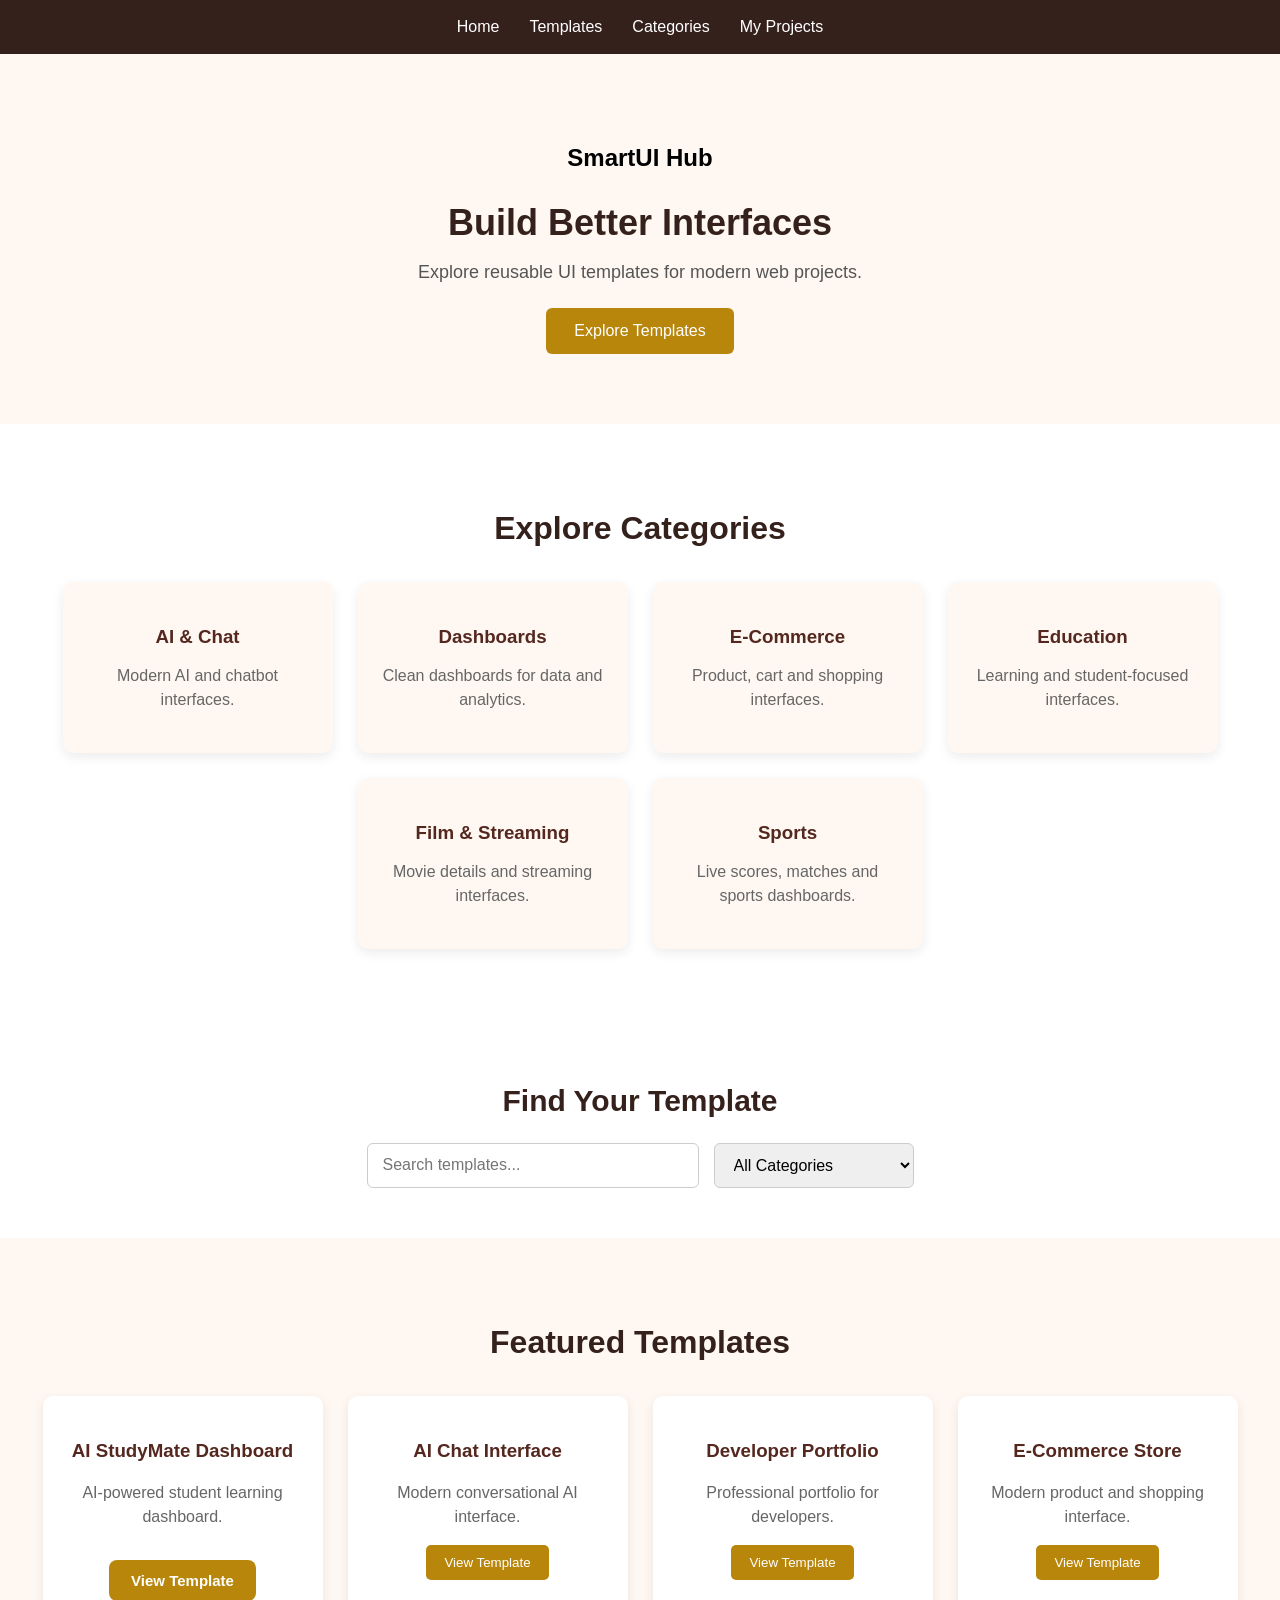
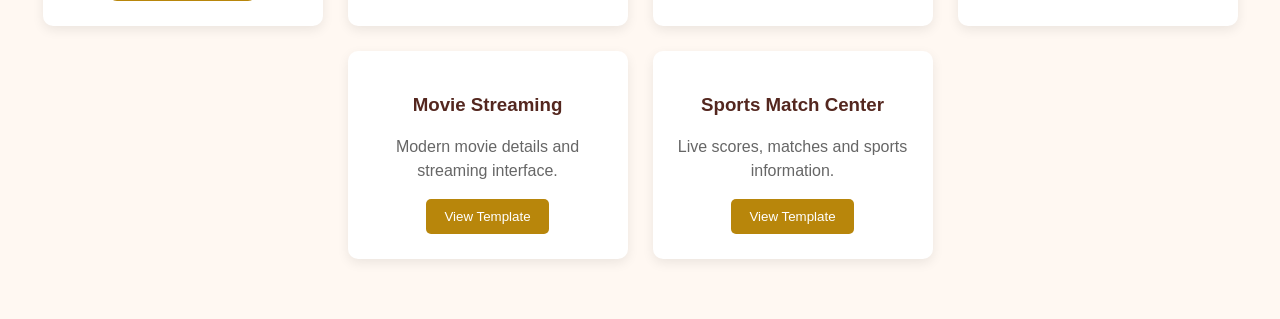
<file: frontend/pages/index.html>
<!DOCTYPE html>
<html lang="en">

<head>
    <meta charset="UTF-8">
    <meta name="viewport" content="width=device-width, initial-scale=1.0">

    <title>SmartUI Hub</title>

    <link rel="stylesheet" href="../styles/style.css">
</head>

<body>

    <!-- Navigation -->
    <nav>
        <a href="#">Home</a>
        <a href="#">Templates</a>
        <a href="#">Categories</a>
        <a href="#">My Projects</a>
    </nav>


    <!-- Hero Section -->
    <section class="hero">

        <h1>SmartUI Hub</h1>

        <h2>Build Better Interfaces</h2>

        <p>
            Explore reusable UI templates for modern web projects.
        </p>

        <button>Explore Templates</button>

    </section>


    <!-- Categories Section -->
    <section class="categories">

        <h2>Explore Categories</h2>

        <div class="category-container">

            <!-- AI -->
            <div class="category-card">
                <h3>AI & Chat</h3>
                <p>Modern AI and chatbot interfaces.</p>
            </div>

            <!-- Dashboards -->
            <div class="category-card">
                <h3>Dashboards</h3>
                <p>Clean dashboards for data and analytics.</p>
            </div>

            <!-- E-Commerce -->
            <div class="category-card">
                <h3>E-Commerce</h3>
                <p>Product, cart and shopping interfaces.</p>
            </div>

            <!-- Education -->
            <div class="category-card">
                <h3>Education</h3>
                <p>Learning and student-focused interfaces.</p>
            </div>

            <!-- Film -->
            <div class="category-card">
                <h3>Film & Streaming</h3>
                <p>Movie details and streaming interfaces.</p>
            </div>

            <!-- Sports -->
            <div class="category-card">
                <h3>Sports</h3>
                <p>Live scores, matches and sports dashboards.</p>
            </div>

        </div>

    </section>


    <!-- Template Search -->
    <section class="template-search">

        <h2>Find Your Template</h2>

        <div class="search-container">

            <input
                type="text"
                id="templateSearch"
                placeholder="Search templates..."
            >

            <select id="categoryFilter">

                <option value="all">All Categories</option>

                <option value="ai">AI & Chat</option>

                <option value="dashboard">Dashboards</option>

                <option value="ecommerce">E-Commerce</option>

                <option value="education">Education</option>

                <option value="film">Film & Streaming</option>

                <option value="sports">Sports</option>

            </select>

        </div>

    </section>


    <!-- Featured Templates -->
    <section class="templates">

        <h2>Featured Templates</h2>

        <div class="template-container">


            <!-- AI StudyMate Dashboard -->
            <div class="template-card" data-category="education">

                <h3>AI StudyMate Dashboard</h3>

                <p>
                    AI-powered student learning dashboard.
                </p>

                <a
                    href="../templates/education/ai-studymate/index.html"
                    class="view-template-button">
                    View Template
                </a>

            </div>


            <!-- AI Chat Interface -->
            <div class="template-card" data-category="ai">

                <h3>AI Chat Interface</h3>

                <p>
                    Modern conversational AI interface.
                </p>

                <button onclick="viewTemplate('AI Chat Interface')">
                    View Template
                </button>

            </div>


            <!-- Developer Portfolio -->
            <div class="template-card" data-category="dashboard">

                <h3>Developer Portfolio</h3>

                <p>
                    Professional portfolio for developers.
                </p>

                <button onclick="viewTemplate('Developer Portfolio')">
                    View Template
                </button>

            </div>


            <!-- E-Commerce Store -->
            <div class="template-card" data-category="ecommerce">

                <h3>E-Commerce Store</h3>

                <p>
                    Modern product and shopping interface.
                </p>

                <button onclick="viewTemplate('E-Commerce Store')">
                    View Template
                </button>

            </div>


            <!-- Movie Streaming -->
            <div class="template-card" data-category="film">

                <h3>Movie Streaming</h3>

                <p>
                    Modern movie details and streaming interface.
                </p>

                <button onclick="viewTemplate('Movie Streaming')">
                    View Template
                </button>

            </div>


            <!-- Sports Match Center -->
            <div class="template-card" data-category="sports">

                <h3>Sports Match Center</h3>

                <p>
                    Live scores, matches and sports information.
                </p>

                <button onclick="viewTemplate('Sports Match Center')">
                    View Template
                </button>

            </div>


        </div>

    </section>


    <!-- JavaScript -->
    <script src="../js/app.js"></script>

</body>

</html>
</file>
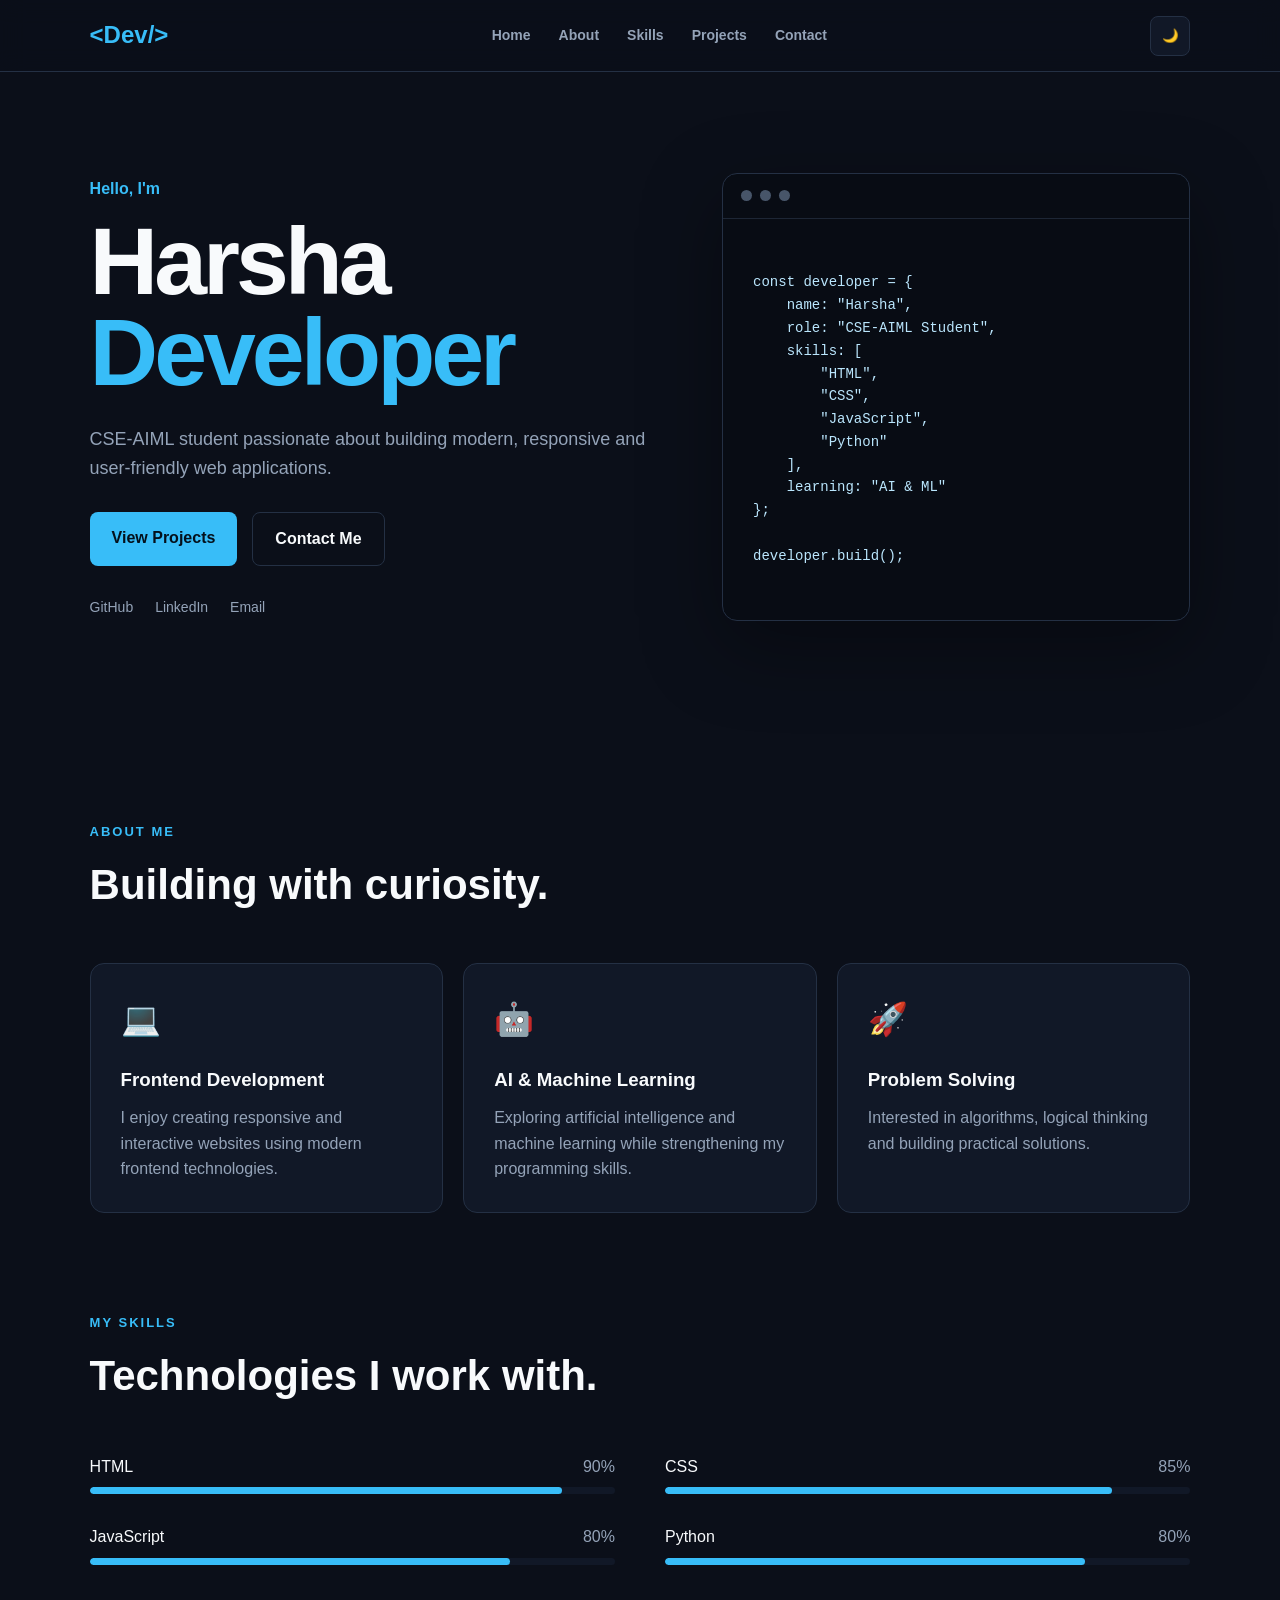
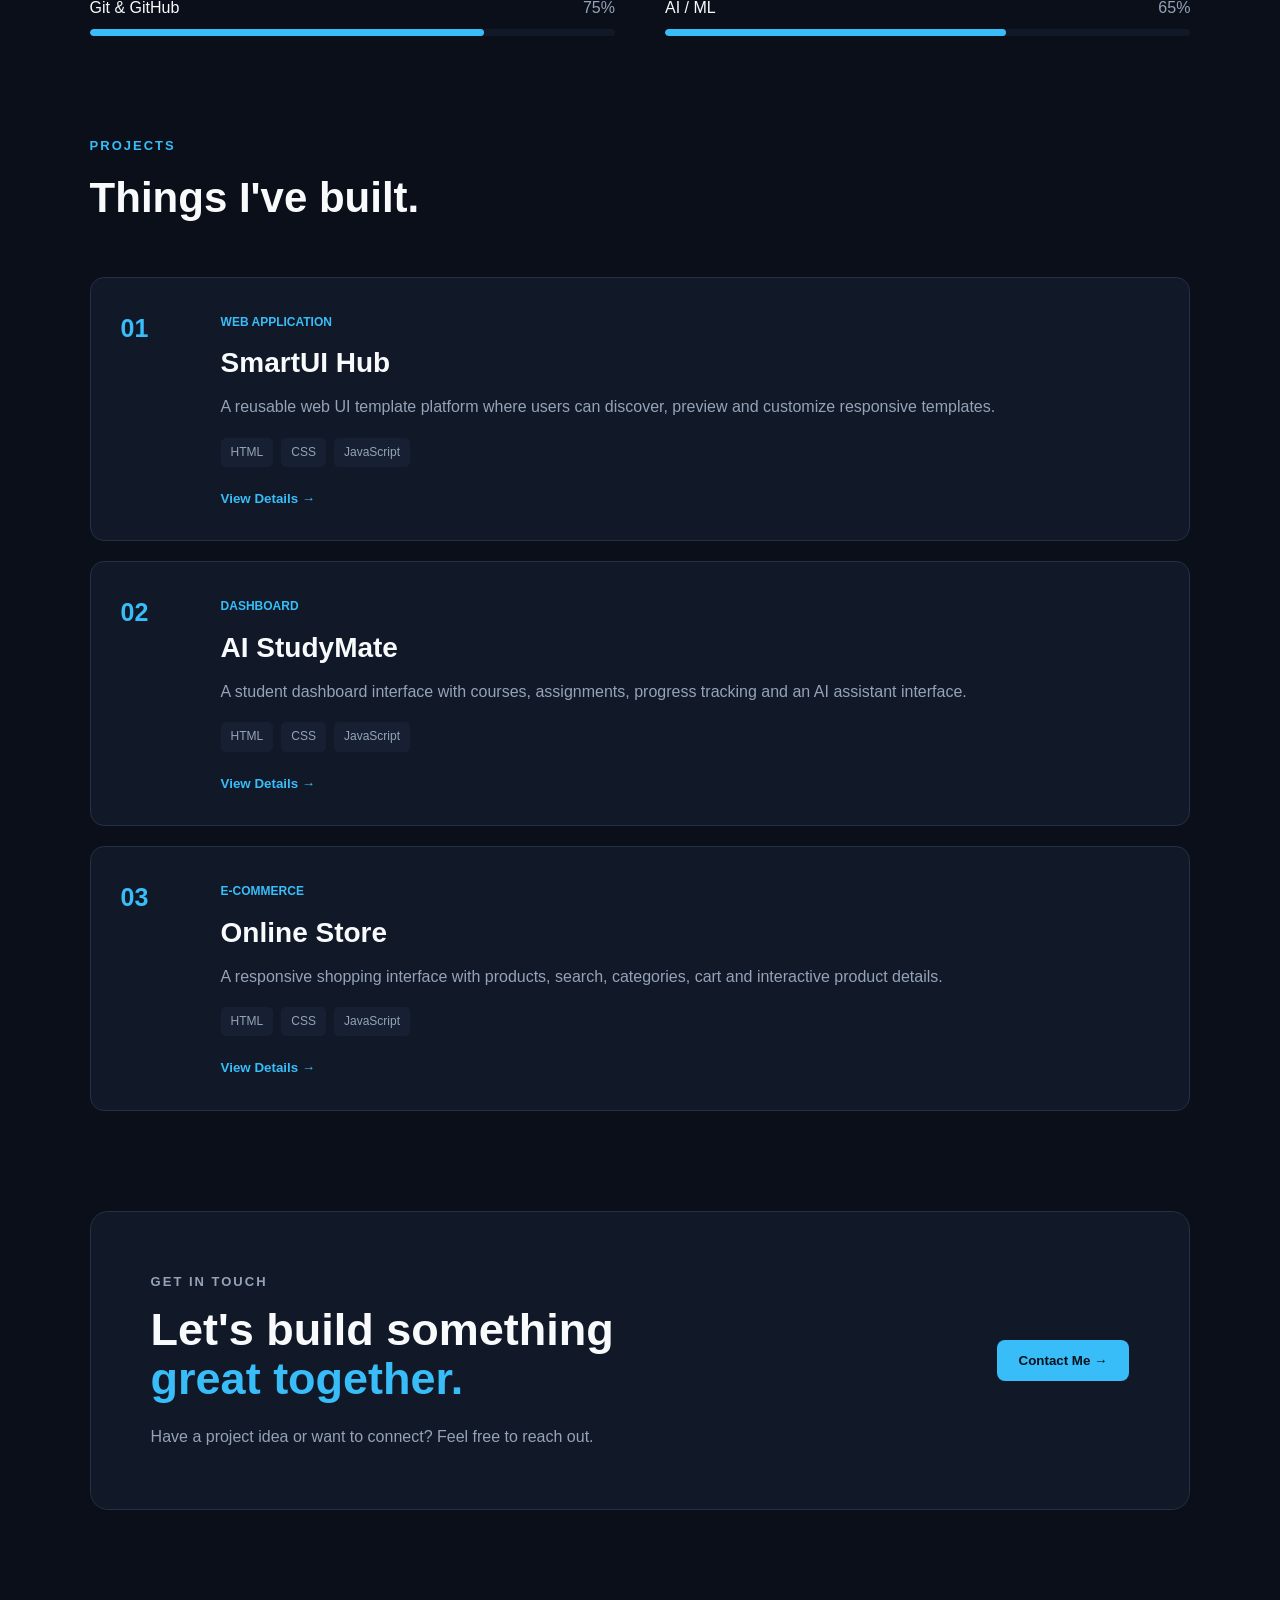
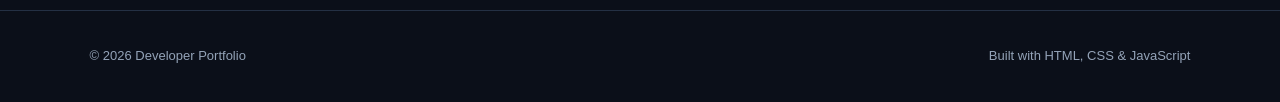
<file: frontend/templates/portfolio/index.html>
<!DOCTYPE html>
<html lang="en">
<head>
    <meta charset="UTF-8">
    <meta name="viewport" content="width=device-width, initial-scale=1.0">
    <title>Developer Portfolio</title>
    <link rel="stylesheet" href="style.css">
</head>
<body>

<header class="header">
    <a href="#home" class="logo">&lt;Dev/&gt;</a>

    <nav id="nav">
        <a href="#home">Home</a>
        <a href="#about">About</a>
        <a href="#skills">Skills</a>
        <a href="#projects">Projects</a>
        <a href="#contact">Contact</a>
    </nav>

    <div class="header-actions">
        <button id="themeBtn" class="icon-btn">🌙</button>
        <button id="menuBtn" class="menu-btn">☰</button>
    </div>
</header>

<main>

    <!-- HERO -->
    <section class="hero" id="home">

        <div class="hero-content">
            <p class="intro">Hello, I'm</p>

            <h1>Harsha<br>
                <span>Developer</span>
            </h1>

            <p class="hero-text">
                CSE-AIML student passionate about building modern,
                responsive and user-friendly web applications.
            </p>

            <div class="hero-buttons">
                <a href="#projects" class="primary-btn">View Projects</a>
                <a href="#contact" class="secondary-btn">Contact Me</a>
            </div>

            <div class="social-links">
                <a href="#" aria-label="GitHub">GitHub</a>
                <a href="#" aria-label="LinkedIn">LinkedIn</a>
                <a href="#" aria-label="Email">Email</a>
            </div>
        </div>

        <div class="hero-card">
            <div class="code-window">

                <div class="window-bar">
                    <span></span>
                    <span></span>
                    <span></span>
                </div>

                <pre><code>
const developer = {
    name: "Harsha",
    role: "CSE-AIML Student",
    skills: [
        "HTML",
        "CSS",
        "JavaScript",
        "Python"
    ],
    learning: "AI & ML"
};

developer.build();
                </code></pre>

            </div>
        </div>

    </section>

    <!-- ABOUT -->
    <section class="section" id="about">

        <div class="section-title">
            <p>ABOUT ME</p>
            <h2>Building with curiosity.</h2>
        </div>

        <div class="about-grid">

            <div class="about-card">
                <div class="about-icon">💻</div>
                <h3>Frontend Development</h3>
                <p>
                    I enjoy creating responsive and interactive
                    websites using modern frontend technologies.
                </p>
            </div>

            <div class="about-card">
                <div class="about-icon">🤖</div>
                <h3>AI & Machine Learning</h3>
                <p>
                    Exploring artificial intelligence and machine
                    learning while strengthening my programming skills.
                </p>
            </div>

            <div class="about-card">
                <div class="about-icon">🚀</div>
                <h3>Problem Solving</h3>
                <p>
                    Interested in algorithms, logical thinking and
                    building practical solutions.
                </p>
            </div>

        </div>

    </section>

    <!-- SKILLS -->
    <section class="section" id="skills">

        <div class="section-title">
            <p>MY SKILLS</p>
            <h2>Technologies I work with.</h2>
        </div>

        <div class="skills-grid">

            <div class="skill">
                <div class="skill-info">
                    <span>HTML</span>
                    <span>90%</span>
                </div>
                <div class="progress">
                    <span style="width:90%"></span>
                </div>
            </div>

            <div class="skill">
                <div class="skill-info">
                    <span>CSS</span>
                    <span>85%</span>
                </div>
                <div class="progress">
                    <span style="width:85%"></span>
                </div>
            </div>

            <div class="skill">
                <div class="skill-info">
                    <span>JavaScript</span>
                    <span>80%</span>
                </div>
                <div class="progress">
                    <span style="width:80%"></span>
                </div>
            </div>

            <div class="skill">
                <div class="skill-info">
                    <span>Python</span>
                    <span>80%</span>
                </div>
                <div class="progress">
                    <span style="width:80%"></span>
                </div>
            </div>

            <div class="skill">
                <div class="skill-info">
                    <span>Git & GitHub</span>
                    <span>75%</span>
                </div>
                <div class="progress">
                    <span style="width:75%"></span>
                </div>
            </div>

            <div class="skill">
                <div class="skill-info">
                    <span>AI / ML</span>
                    <span>65%</span>
                </div>
                <div class="progress">
                    <span style="width:65%"></span>
                </div>
            </div>

        </div>

    </section>

    <!-- PROJECTS -->
    <section class="section" id="projects">

        <div class="section-title">
            <p>PROJECTS</p>
            <h2>Things I've built.</h2>
        </div>

        <div class="projects-grid">

            <article class="project-card">

                <div class="project-number">01</div>

                <div class="project-content">
                    <span class="project-type">WEB APPLICATION</span>

                    <h3>SmartUI Hub</h3>

                    <p>
                        A reusable web UI template platform where
                        users can discover, preview and customize
                        responsive templates.
                    </p>

                    <div class="tags">
                        <span>HTML</span>
                        <span>CSS</span>
                        <span>JavaScript</span>
                    </div>

                    <button class="project-btn"
                            onclick="showProject('SmartUI Hub')">
                        View Details →
                    </button>
                </div>

            </article>

            <article class="project-card">

                <div class="project-number">02</div>

                <div class="project-content">
                    <span class="project-type">DASHBOARD</span>

                    <h3>AI StudyMate</h3>

                    <p>
                        A student dashboard interface with courses,
                        assignments, progress tracking and an AI
                        assistant interface.
                    </p>

                    <div class="tags">
                        <span>HTML</span>
                        <span>CSS</span>
                        <span>JavaScript</span>
                    </div>

                    <button class="project-btn"
                            onclick="showProject('AI StudyMate')">
                        View Details →
                    </button>
                </div>

            </article>

            <article class="project-card">

                <div class="project-number">03</div>

                <div class="project-content">
                    <span class="project-type">E-COMMERCE</span>

                    <h3>Online Store</h3>

                    <p>
                        A responsive shopping interface with products,
                        search, categories, cart and interactive
                        product details.
                    </p>

                    <div class="tags">
                        <span>HTML</span>
                        <span>CSS</span>
                        <span>JavaScript</span>
                    </div>

                    <button class="project-btn"
                            onclick="showProject('Online Store')">
                        View Details →
                    </button>
                </div>

            </article>

        </div>

    </section>

    <!-- CONTACT -->
    <section class="section contact-section" id="contact">

        <div class="contact-box">

            <div>
                <p class="contact-label">GET IN TOUCH</p>

                <h2>Let's build something<br>
                    <span>great together.</span>
                </h2>

                <p>
                    Have a project idea or want to connect?
                    Feel free to reach out.
                </p>
            </div>

            <button class="primary-btn"
                    onclick="sendEmail()">
                Contact Me →
            </button>

        </div>

    </section>

</main>

<footer>
    <p>© 2026 Developer Portfolio</p>
    <p>Built with HTML, CSS & JavaScript</p>
</footer>

<div id="projectModal" class="modal">

    <div class="modal-box">

        <button class="close-btn" onclick="closeModal()">×</button>

        <p class="modal-label">PROJECT</p>

        <h2 id="modalTitle"></h2>

        <p id="modalDescription"></p>

        <button class="primary-btn" onclick="closeModal()">
            Close
        </button>

    </div>

</div>

<script src="script.js"></script>

</body>
</html>
</file>
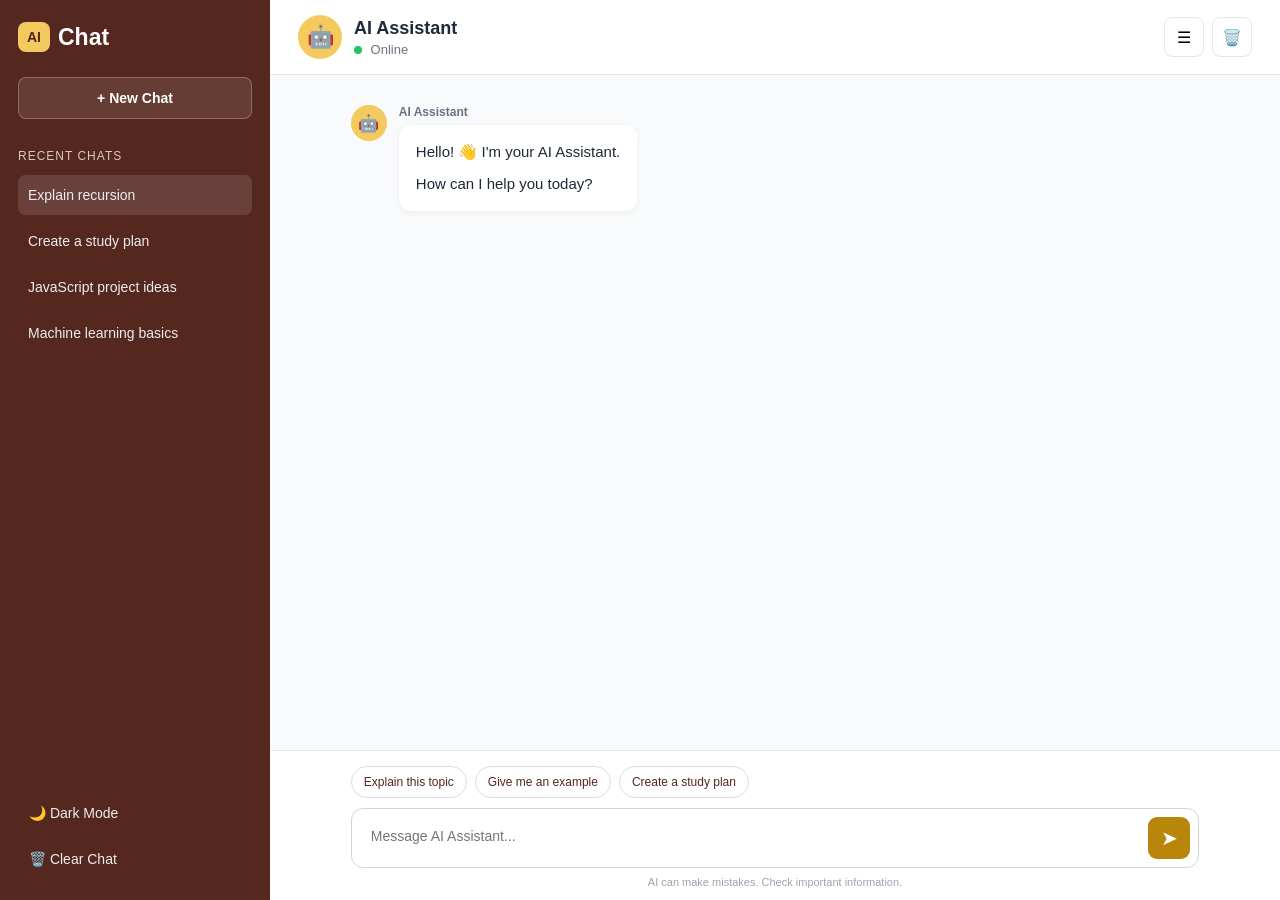
<file: frontend/templates/ai/ai-chat/index.html>
<!DOCTYPE html>
<html lang="en">

<head>
    <meta charset="UTF-8">
    <meta name="viewport" content="width=device-width, initial-scale=1.0">

    <title>AI Chat Interface | SmartUI Hub</title>

    <link rel="stylesheet" href="style.css">
</head>

<body>

    <div class="chat-app">

        <!-- SIDEBAR -->
        <aside class="sidebar">

            <div class="sidebar-header">

                <div class="logo">
                    <span>AI</span>
                    Chat
                </div>

                <button
                    id="newChatButton"
                    class="new-chat-button"
                    type="button">
                    + New Chat
                </button>

            </div>

            <div class="chat-history">

                <p class="history-title">
                    Recent Chats
                </p>

                <button class="history-item active" type="button">
                    Explain recursion
                </button>

                <button class="history-item" type="button">
                    Create a study plan
                </button>

                <button class="history-item" type="button">
                    JavaScript project ideas
                </button>

                <button class="history-item" type="button">
                    Machine learning basics
                </button>

            </div>

            <div class="sidebar-bottom">

                <button id="themeButton" type="button">
                    🌙 Dark Mode
                </button>

                <button id="clearChatButton" type="button">
                    🗑️ Clear Chat
                </button>

            </div>

        </aside>


        <!-- MAIN CHAT -->
        <main class="chat-main">

            <!-- HEADER -->
            <header class="chat-header">

                <div class="assistant-info">

                    <div class="assistant-avatar">
                        🤖
                    </div>

                    <div>

                        <h1>
                            AI Assistant
                        </h1>

                        <p>
                            <span class="online-dot"></span>
                            Online
                        </p>

                    </div>

                </div>

                <div class="header-actions">

                    <button
                        id="mobileMenuButton"
                        class="header-button"
                        type="button">
                        ☰
                    </button>

                    <button
                        id="clearHeaderButton"
                        class="header-button"
                        type="button">
                        🗑️
                    </button>

                </div>

            </header>


            <!-- CHAT MESSAGES -->
            <section
                id="chatMessages"
                class="chat-messages">

                <div class="message ai-message">

                    <div class="message-avatar">
                        🤖
                    </div>

                    <div class="message-content">

                        <div class="message-name">
                            AI Assistant
                        </div>

                        <div class="message-bubble">

                            <p>
                                Hello! 👋 I'm your AI Assistant.
                            </p>

                            <p>
                                How can I help you today?
                            </p>

                        </div>

                    </div>

                </div>

            </section>


            <!-- TYPING INDICATOR -->
            <div
                id="typingIndicator"
                class="typing-indicator hidden">

                <span></span>
                <span></span>
                <span></span>

                <p>
                    AI is thinking...
                </p>

            </div>


            <!-- INPUT AREA -->
            <footer class="chat-input-area">

                <div class="suggestions">

                    <button
                        type="button"
                        class="suggestion-button"
                        data-prompt="Explain this topic in simple terms">

                        Explain this topic

                    </button>

                    <button
                        type="button"
                        class="suggestion-button"
                        data-prompt="Give me a simple example">

                        Give me an example

                    </button>

                    <button
                        type="button"
                        class="suggestion-button"
                        data-prompt="Create a study plan for me">

                        Create a study plan

                    </button>

                </div>


                <div class="chat-input-container">

                    <textarea
                        id="messageInput"
                        rows="1"
                        placeholder="Message AI Assistant..."
                        aria-label="Message AI Assistant"></textarea>

                    <button
                        id="sendButton"
                        class="send-button"
                        type="button">

                        ➤

                    </button>

                </div>


                <p class="input-note">
                    AI can make mistakes. Check important information.
                </p>

            </footer>

        </main>

    </div>


    <script src="script.js"></script>

</body>

</html>
</file>
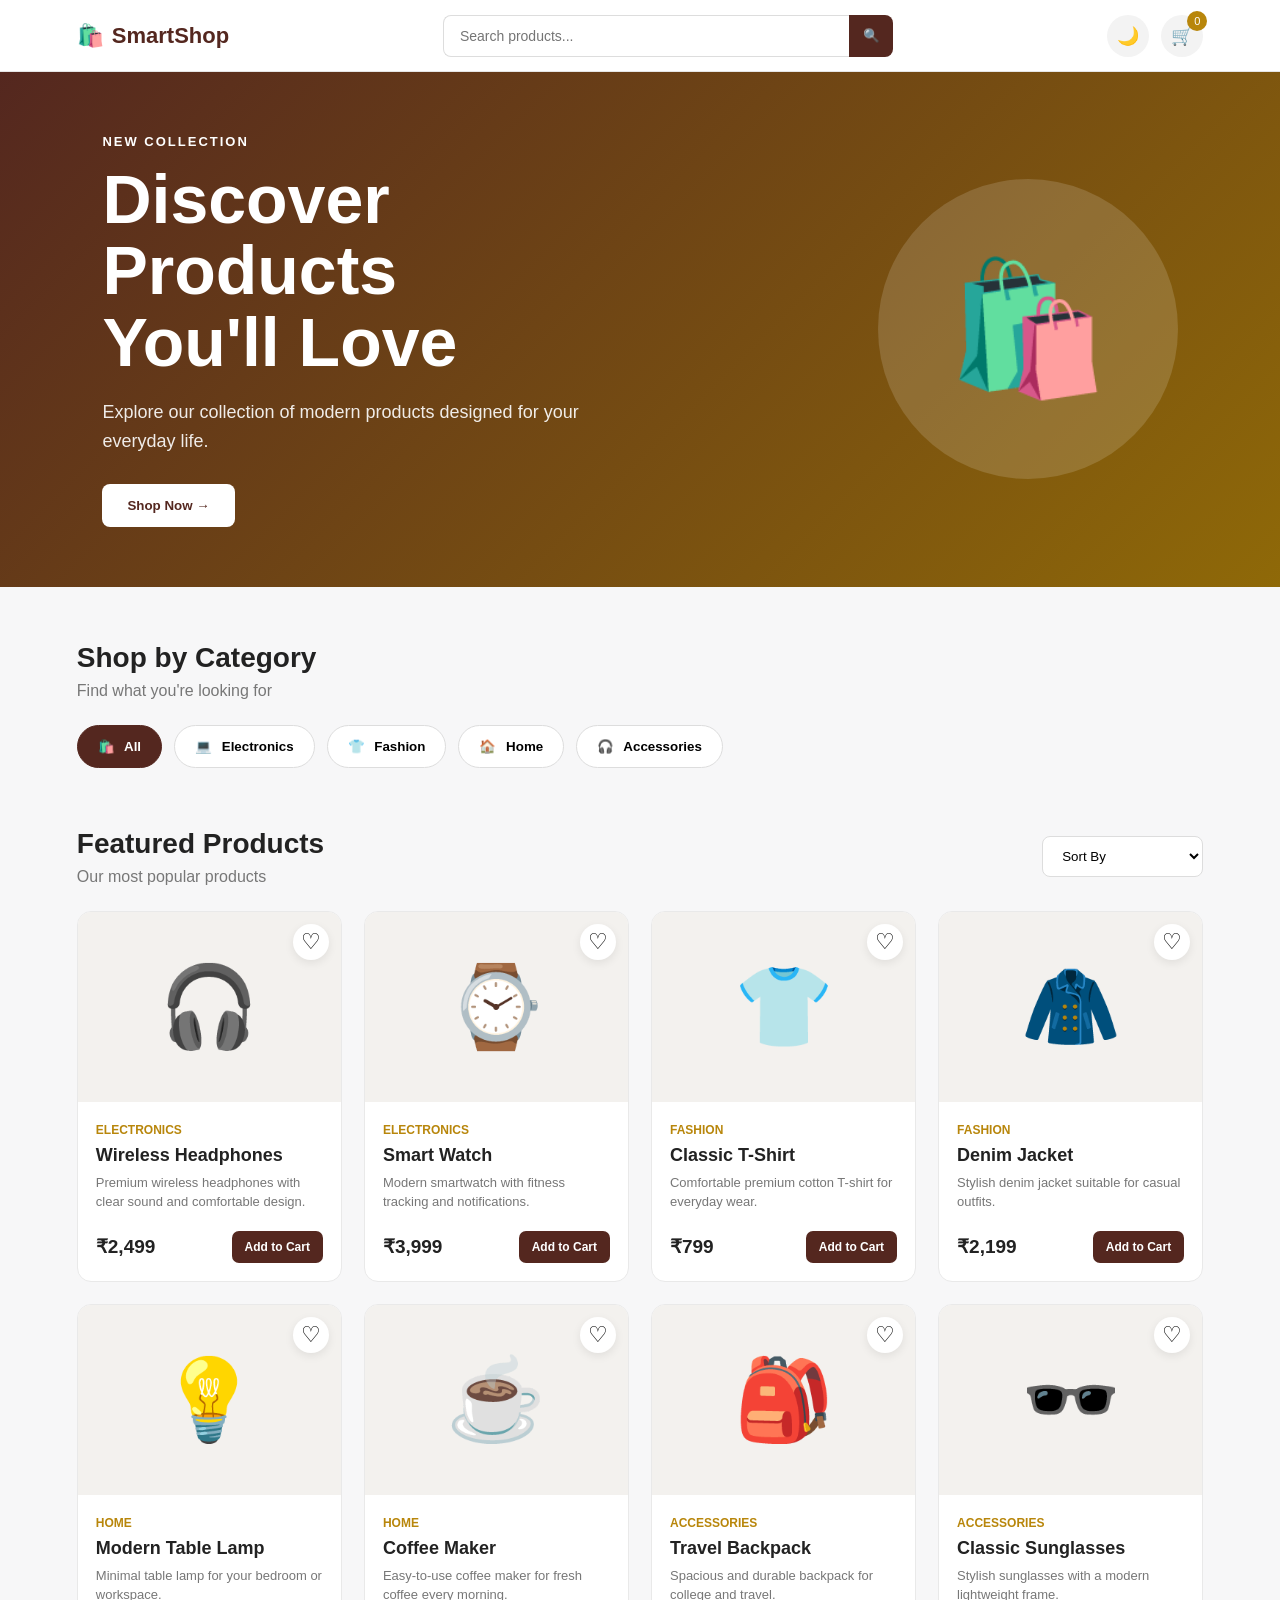
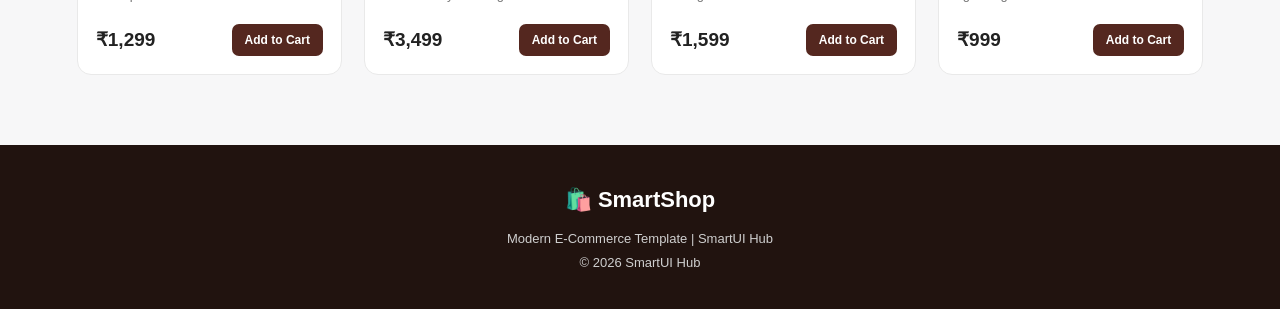
<file: frontend/templates/ecommerce/ecommerce-store/index.html>
<!DOCTYPE html>
<html lang="en">

<head>
    <meta charset="UTF-8">
    <meta name="viewport" content="width=device-width, initial-scale=1.0">

    <meta name="description"
        content="Modern responsive E-Commerce Store template for SmartUI Hub">

    <title>E-Commerce Store | SmartUI Hub</title>

    <link rel="stylesheet" href="style.css">
</head>

<body>

    <!-- HEADER -->
    <header class="header">

        <div class="logo">
            <span>🛍️</span>
            SmartShop
        </div>

        <div class="search-box">
            <input
                type="text"
                id="searchInput"
                placeholder="Search products..."
            >
            <button id="searchButton">🔍</button>
        </div>

        <div class="header-actions">

            <button id="themeButton" class="icon-button">
                🌙
            </button>

            <button id="cartButton" class="cart-button">
                🛒
                <span id="cartCount">0</span>
            </button>

        </div>

    </header>


    <!-- HERO -->
    <section class="hero">

        <div class="hero-content">

            <span class="hero-label">
                NEW COLLECTION
            </span>

            <h1>
                Discover Products<br>
                You'll Love
            </h1>

            <p>
                Explore our collection of modern products
                designed for your everyday life.
            </p>

            <button class="hero-button" onclick="scrollToProducts()">
                Shop Now →
            </button>

        </div>

        <div class="hero-image">
            🛍️
        </div>

    </section>


    <!-- CATEGORIES -->
    <section class="categories-section">

        <div class="section-title">
            <h2>Shop by Category</h2>
            <p>Find what you're looking for</p>
        </div>

        <div class="categories">

            <button class="category-button active"
                data-category="all">
                <span>🛍️</span>
                All
            </button>

            <button class="category-button"
                data-category="electronics">
                <span>💻</span>
                Electronics
            </button>

            <button class="category-button"
                data-category="fashion">
                <span>👕</span>
                Fashion
            </button>

            <button class="category-button"
                data-category="home">
                <span>🏠</span>
                Home
            </button>

            <button class="category-button"
                data-category="accessories">
                <span>🎧</span>
                Accessories
            </button>

        </div>

    </section>


    <!-- PRODUCTS -->
    <main class="products-section" id="products">

        <div class="products-header">

            <div>
                <h2>Featured Products</h2>
                <p>Our most popular products</p>
            </div>

            <select id="sortSelect">
                <option value="default">Sort By</option>
                <option value="low">Price: Low to High</option>
                <option value="high">Price: High to Low</option>
                <option value="name">Name</option>
            </select>

        </div>


        <div class="product-grid" id="productGrid">

            <!-- PRODUCT 1 -->
            <article class="product-card"
                data-category="electronics"
                data-name="Wireless Headphones"
                data-price="2499">

                <button class="favorite-button">
                    ♡
                </button>

                <div class="product-image">
                    🎧
                </div>

                <div class="product-info">

                    <span class="product-category">
                        Electronics
                    </span>

                    <h3>Wireless Headphones</h3>

                    <p>
                        Premium wireless headphones with
                        clear sound and comfortable design.
                    </p>

                    <div class="product-bottom">

                        <strong>₹2,499</strong>

                        <button class="add-cart-button">
                            Add to Cart
                        </button>

                    </div>

                </div>

            </article>


            <!-- PRODUCT 2 -->
            <article class="product-card"
                data-category="electronics"
                data-name="Smart Watch"
                data-price="3999">

                <button class="favorite-button">
                    ♡
                </button>

                <div class="product-image">
                    ⌚
                </div>

                <div class="product-info">

                    <span class="product-category">
                        Electronics
                    </span>

                    <h3>Smart Watch</h3>

                    <p>
                        Modern smartwatch with fitness
                        tracking and notifications.
                    </p>

                    <div class="product-bottom">

                        <strong>₹3,999</strong>

                        <button class="add-cart-button">
                            Add to Cart
                        </button>

                    </div>

                </div>

            </article>


            <!-- PRODUCT 3 -->
            <article class="product-card"
                data-category="fashion"
                data-name="Classic T-Shirt"
                data-price="799">

                <button class="favorite-button">
                    ♡
                </button>

                <div class="product-image">
                    👕
                </div>

                <div class="product-info">

                    <span class="product-category">
                        Fashion
                    </span>

                    <h3>Classic T-Shirt</h3>

                    <p>
                        Comfortable premium cotton
                        T-shirt for everyday wear.
                    </p>

                    <div class="product-bottom">

                        <strong>₹799</strong>

                        <button class="add-cart-button">
                            Add to Cart
                        </button>

                    </div>

                </div>

            </article>


            <!-- PRODUCT 4 -->
            <article class="product-card"
                data-category="fashion"
                data-name="Denim Jacket"
                data-price="2199">

                <button class="favorite-button">
                    ♡
                </button>

                <div class="product-image">
                    🧥
                </div>

                <div class="product-info">

                    <span class="product-category">
                        Fashion
                    </span>

                    <h3>Denim Jacket</h3>

                    <p>
                        Stylish denim jacket suitable
                        for casual outfits.
                    </p>

                    <div class="product-bottom">

                        <strong>₹2,199</strong>

                        <button class="add-cart-button">
                            Add to Cart
                        </button>

                    </div>

                </div>

            </article>


            <!-- PRODUCT 5 -->
            <article class="product-card"
                data-category="home"
                data-name="Table Lamp"
                data-price="1299">

                <button class="favorite-button">
                    ♡
                </button>

                <div class="product-image">
                    💡
                </div>

                <div class="product-info">

                    <span class="product-category">
                        Home
                    </span>

                    <h3>Modern Table Lamp</h3>

                    <p>
                        Minimal table lamp for your
                        bedroom or workspace.
                    </p>

                    <div class="product-bottom">

                        <strong>₹1,299</strong>

                        <button class="add-cart-button">
                            Add to Cart
                        </button>

                    </div>

                </div>

            </article>


            <!-- PRODUCT 6 -->
            <article class="product-card"
                data-category="home"
                data-name="Coffee Maker"
                data-price="3499">

                <button class="favorite-button">
                    ♡
                </button>

                <div class="product-image">
                    ☕
                </div>

                <div class="product-info">

                    <span class="product-category">
                        Home
                    </span>

                    <h3>Coffee Maker</h3>

                    <p>
                        Easy-to-use coffee maker for
                        fresh coffee every morning.
                    </p>

                    <div class="product-bottom">

                        <strong>₹3,499</strong>

                        <button class="add-cart-button">
                            Add to Cart
                        </button>

                    </div>

                </div>

            </article>


            <!-- PRODUCT 7 -->
            <article class="product-card"
                data-category="accessories"
                data-name="Backpack"
                data-price="1599">

                <button class="favorite-button">
                    ♡
                </button>

                <div class="product-image">
                    🎒
                </div>

                <div class="product-info">

                    <span class="product-category">
                        Accessories
                    </span>

                    <h3>Travel Backpack</h3>

                    <p>
                        Spacious and durable backpack
                        for college and travel.
                    </p>

                    <div class="product-bottom">

                        <strong>₹1,599</strong>

                        <button class="add-cart-button">
                            Add to Cart
                        </button>

                    </div>

                </div>

            </article>


            <!-- PRODUCT 8 -->
            <article class="product-card"
                data-category="accessories"
                data-name="Sunglasses"
                data-price="999">

                <button class="favorite-button">
                    ♡
                </button>

                <div class="product-image">
                    🕶️
                </div>

                <div class="product-info">

                    <span class="product-category">
                        Accessories
                    </span>

                    <h3>Classic Sunglasses</h3>

                    <p>
                        Stylish sunglasses with a
                        modern lightweight frame.
                    </p>

                    <div class="product-bottom">

                        <strong>₹999</strong>

                        <button class="add-cart-button">
                            Add to Cart
                        </button>

                    </div>

                </div>

            </article>

        </div>


        <div id="noProducts" class="no-products">
            No products found.
        </div>

    </main>


    <!-- CART OVERLAY -->
    <div id="cartOverlay" class="overlay"></div>


    <!-- CART SIDEBAR -->
    <aside id="cartSidebar" class="cart-sidebar">

        <div class="cart-header">

            <h2>Your Cart</h2>

            <button id="closeCartButton">
                ✕
            </button>

        </div>

        <div id="cartItems" class="cart-items">
            <p class="empty-cart">
                Your cart is empty.
            </p>
        </div>

        <div class="cart-footer">

            <div class="cart-total">
                <span>Total</span>
                <strong id="cartTotal">₹0</strong>
            </div>

            <button id="checkoutButton">
                Checkout
            </button>

        </div>

    </aside>


    <!-- PRODUCT MODAL -->
    <div id="productModal" class="modal">

        <div class="modal-content">

            <button id="closeModalButton"
                class="close-modal">
                ✕
            </button>

            <div id="modalProductIcon"
                class="modal-product-icon">
                🛍️
            </div>

            <span id="modalProductCategory">
                Category
            </span>

            <h2 id="modalProductName">
                Product Name
            </h2>

            <p id="modalProductDescription">
                Product description
            </p>

            <strong id="modalProductPrice">
                ₹0
            </strong>

            <button id="modalAddCartButton">
                Add to Cart
            </button>

        </div>

    </div>


    <!-- FOOTER -->
    <footer class="footer">

        <div class="footer-logo">
            🛍️ SmartShop
        </div>

        <p>
            Modern E-Commerce Template
            | SmartUI Hub
        </p>

        <p>
            © 2026 SmartUI Hub
        </p>

    </footer>


    <script src="script.js"></script>

</body>
</html>
</file>
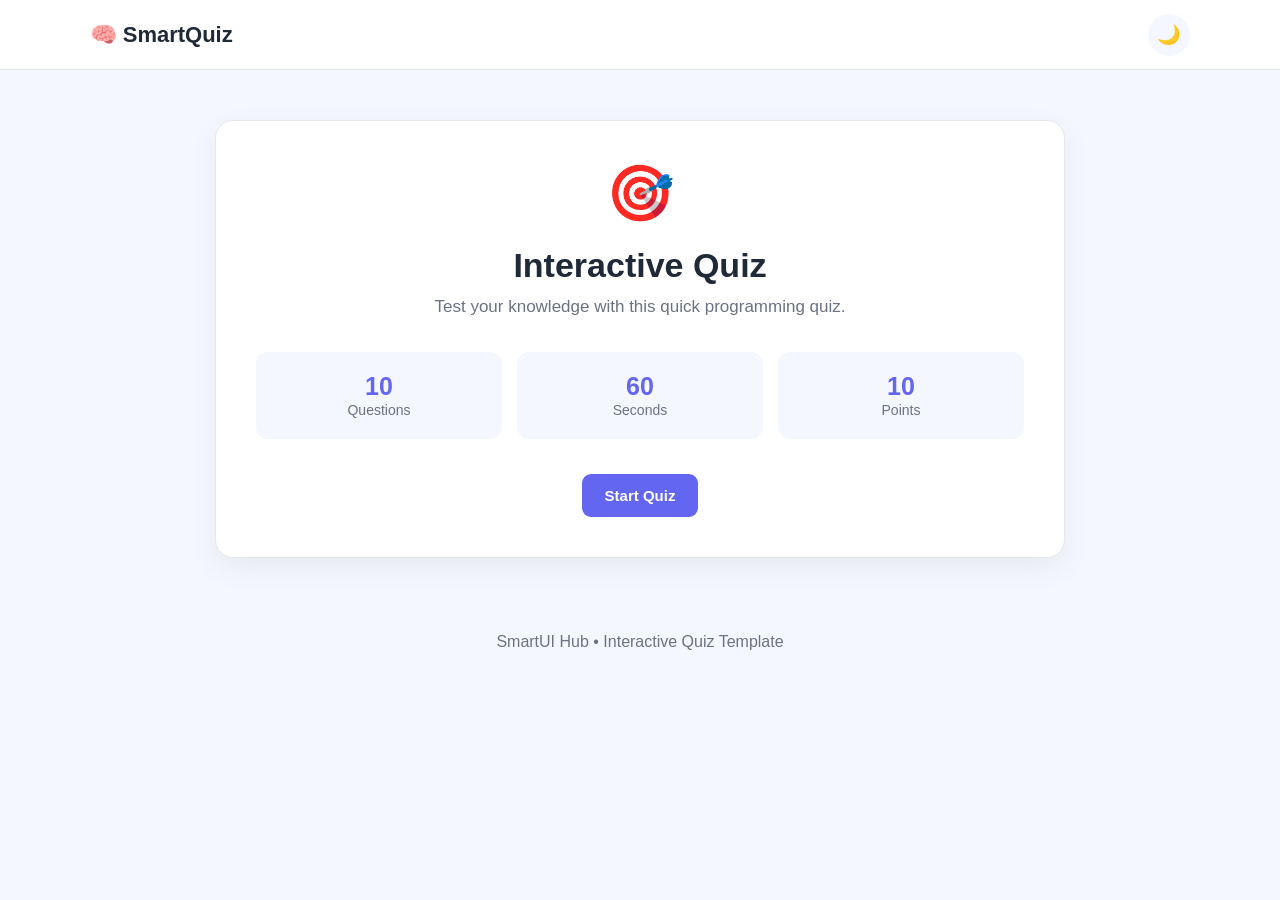
<file: frontend/templates/education/ai-studymate/index.html>
<!DOCTYPE html>
<html lang="en">
<head>
    <meta charset="UTF-8">
    <meta name="viewport" content="width=device-width, initial-scale=1.0">
    <title>SmartQuiz | Interactive Quiz</title>
    <link rel="stylesheet" href="style.css">
</head>
<body>

<header class="header">
    <div class="logo">🧠 SmartQuiz</div>

    <button id="themeBtn" class="theme-btn">🌙</button>
</header>

<main class="container">

    <!-- Start Screen -->
    <section id="startScreen" class="card start-screen">
        <div class="icon">🎯</div>
        <h1>Interactive Quiz</h1>
        <p>Test your knowledge with this quick programming quiz.</p>

        <div class="quiz-info">
            <div>
                <strong>10</strong>
                <span>Questions</span>
            </div>

            <div>
                <strong>60</strong>
                <span>Seconds</span>
            </div>

            <div>
                <strong>10</strong>
                <span>Points</span>
            </div>
        </div>

        <button id="startBtn" class="primary-btn">
            Start Quiz
        </button>
    </section>


    <!-- Quiz Screen -->
    <section id="quizScreen" class="quiz-screen hidden">

        <div class="quiz-top">
            <span id="questionNumber">Question 1 of 10</span>

            <div class="timer">
                ⏱️ <span id="timer">60</span>s
            </div>
        </div>

        <div class="progress-container">
            <div id="progressBar" class="progress-bar"></div>
        </div>

        <div class="card question-card">

            <h2 id="question">
                Question goes here
            </h2>

            <div id="options" class="options"></div>

            <div class="navigation">
                <button id="prevBtn" class="secondary-btn">
                    ← Previous
                </button>

                <button id="nextBtn" class="primary-btn">
                    Next →
                </button>
            </div>

        </div>

    </section>


    <!-- Result Screen -->
    <section id="resultScreen" class="card result-screen hidden">

        <div class="result-icon">🏆</div>

        <h1>Quiz Completed!</h1>

        <p>Your final score is</p>

        <div class="score">
            <span id="score">0</span>
            / 10
        </div>

        <p id="resultMessage"></p>

        <button id="restartBtn" class="primary-btn">
            Restart Quiz
        </button>

    </section>

</main>

<footer>
    <p>SmartUI Hub • Interactive Quiz Template</p>
</footer>

<script src="script.js"></script>

</body>
</html>
</file>
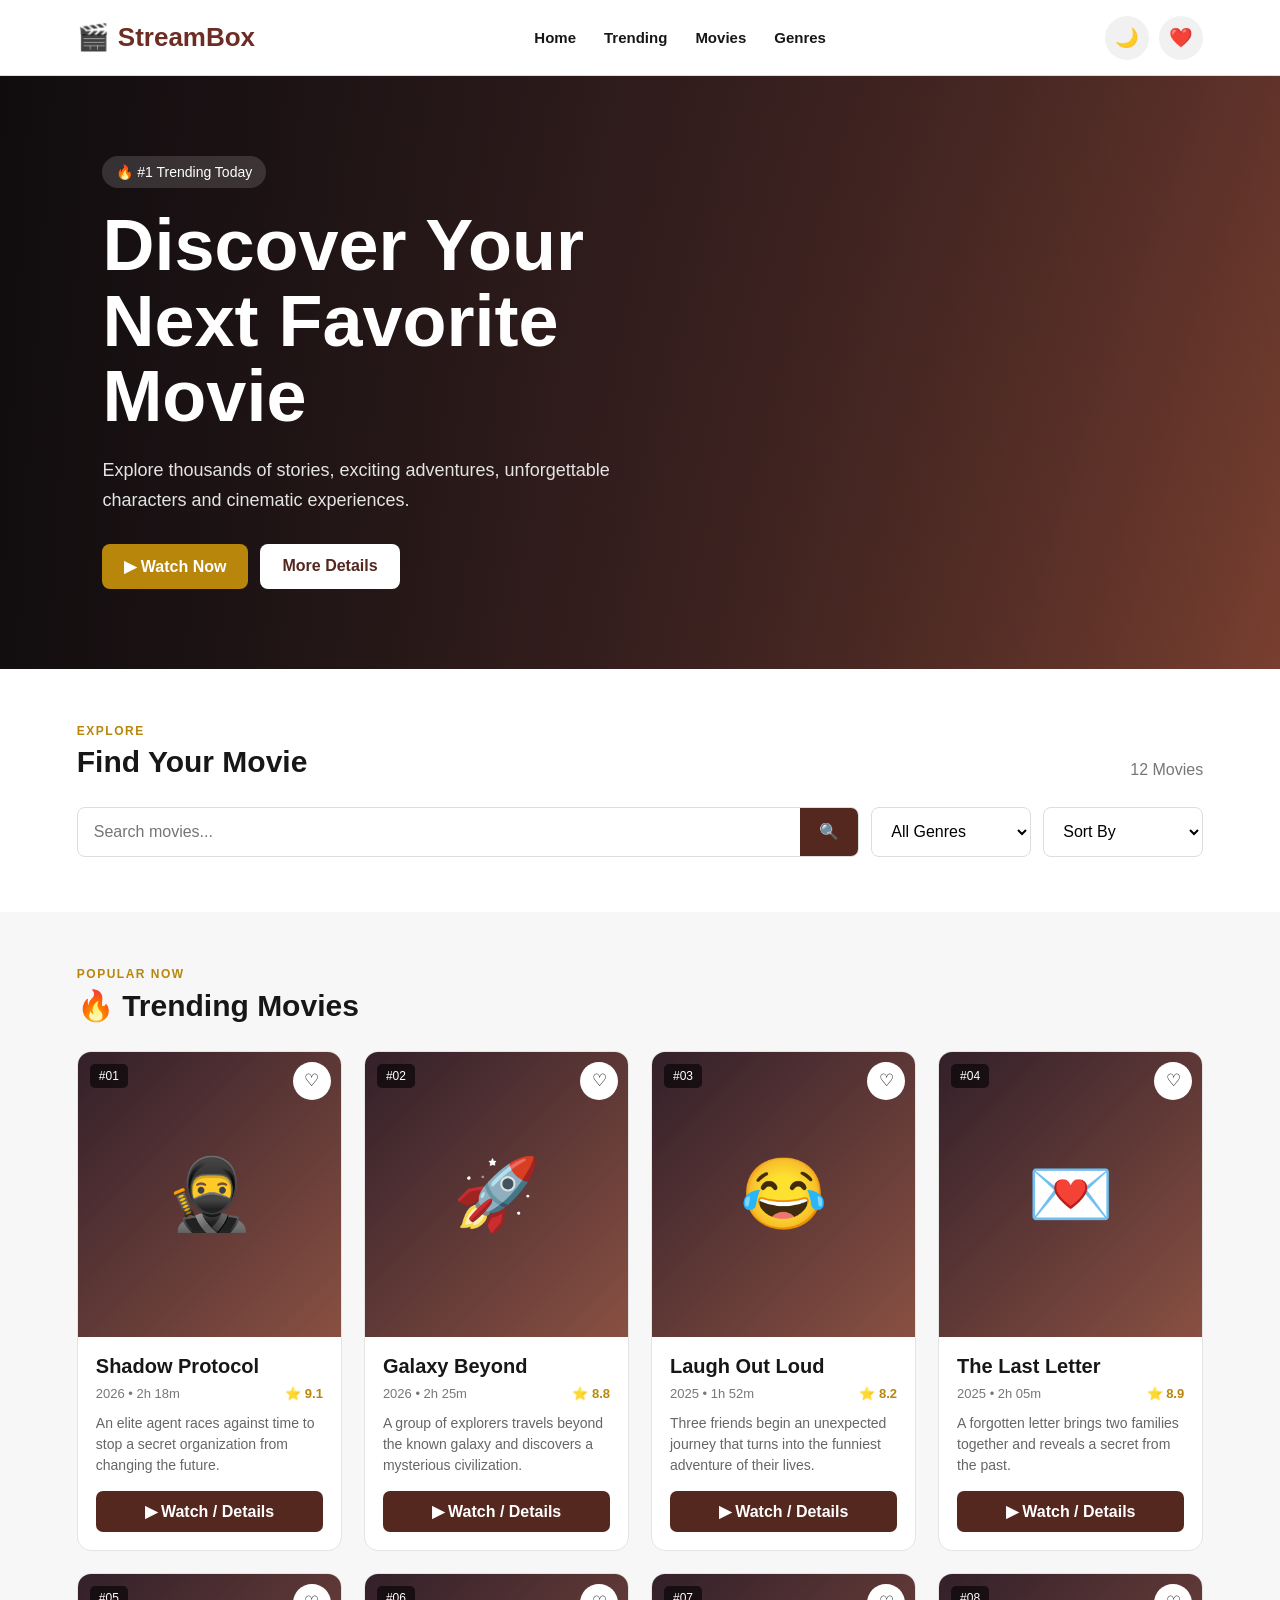
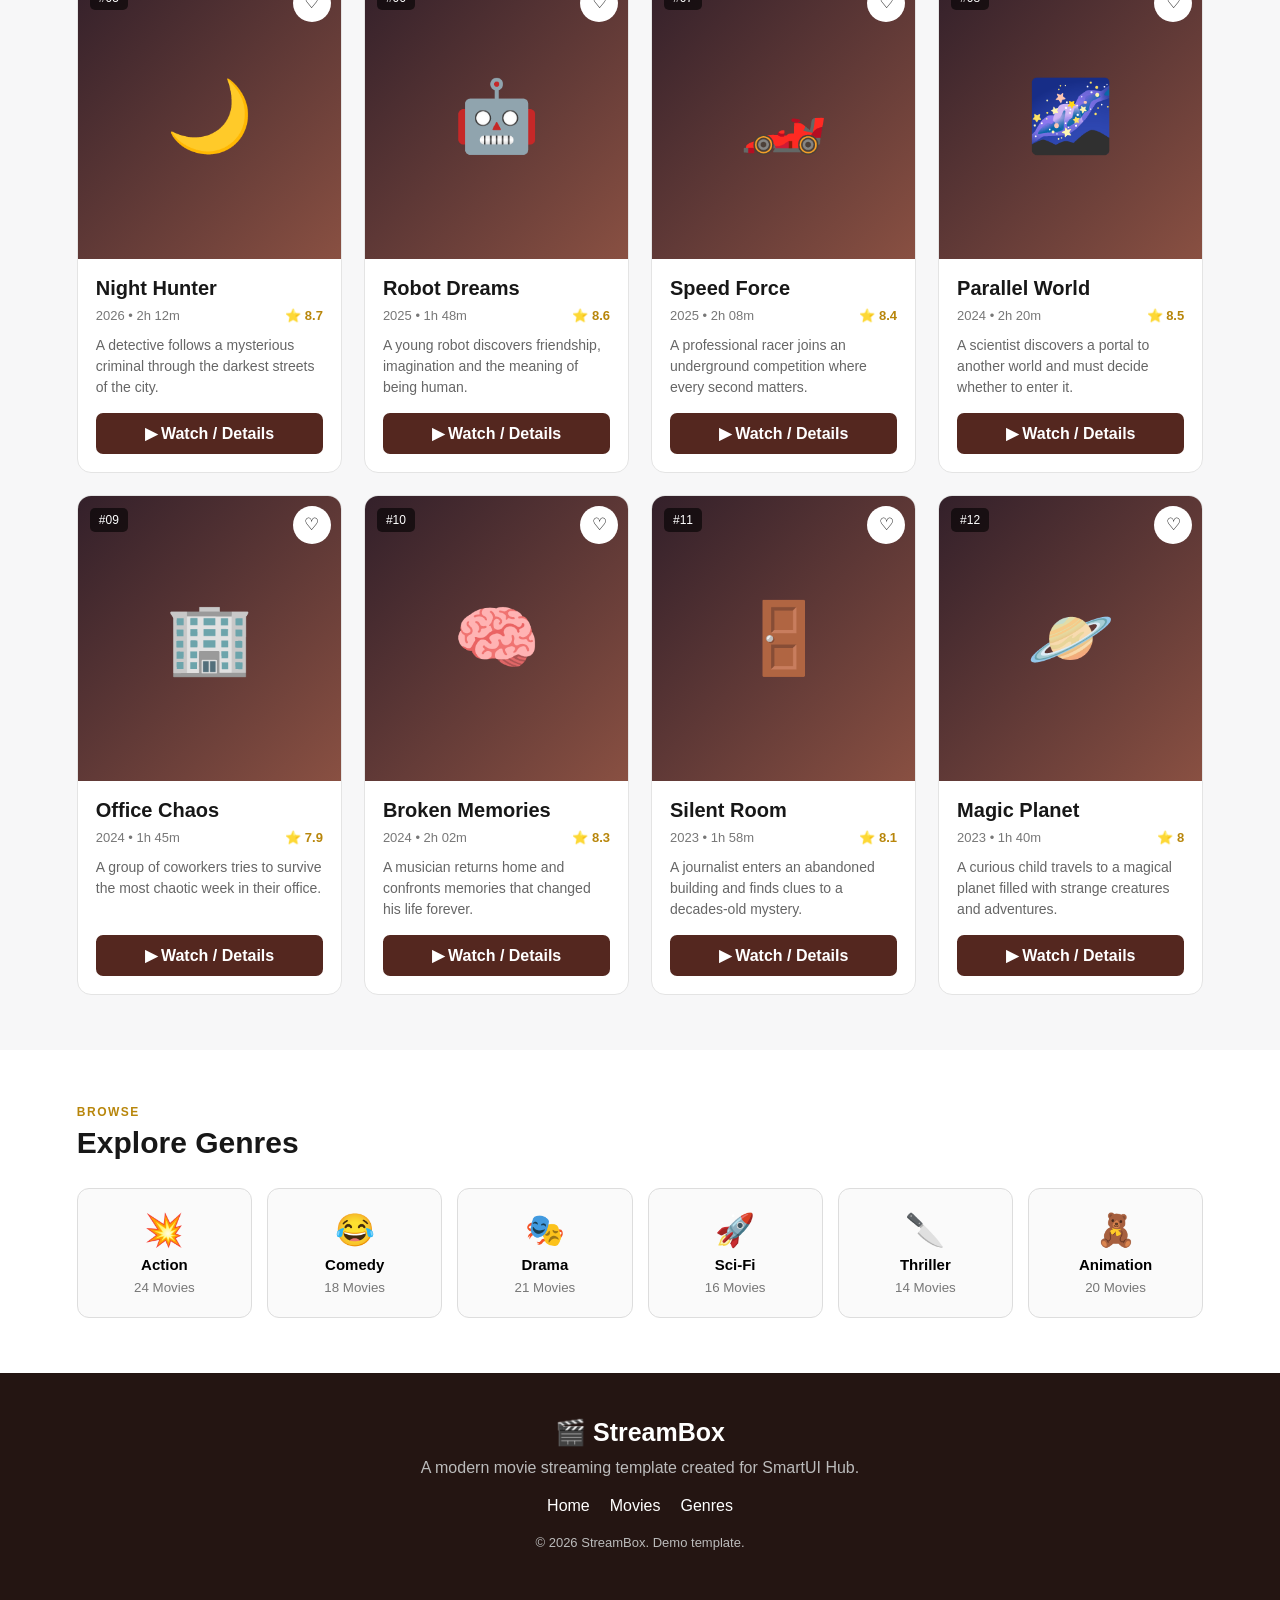
<file: frontend/templates/film/movie-streaming/index.html>
<!DOCTYPE html>
<html lang="en">
<head>
    <meta charset="UTF-8">
    <meta name="viewport" content="width=device-width, initial-scale=1.0">

    <meta
        name="description"
        content="Modern Movie Streaming template for SmartUI Hub"
    >

    <title>StreamBox | SmartUI Hub</title>

    <link rel="stylesheet" href="style.css">
</head>

<body>

    <!-- ================= HEADER ================= -->

    <header class="header">

        <div class="logo">
            🎬 <span>StreamBox</span>
        </div>

        <nav class="nav">
            <a href="#home">Home</a>
            <a href="#trending">Trending</a>
            <a href="#movies">Movies</a>
            <a href="#genres">Genres</a>
        </nav>

        <div class="header-actions">

            <button
                id="themeButton"
                class="icon-button"
                title="Toggle theme"
            >
                🌙
            </button>

            <button
                id="favoriteButton"
                class="icon-button"
                title="Favorites"
            >
                ❤️
            </button>

        </div>

    </header>


    <!-- ================= HERO ================= -->

    <main>

        <section class="hero" id="home">

            <div class="hero-content">

                <span class="hero-badge">
                    🔥 #1 Trending Today
                </span>

                <h1>Discover Your Next Favorite Movie</h1>

                <p>
                    Explore thousands of stories, exciting adventures,
                    unforgettable characters and cinematic experiences.
                </p>

                <div class="hero-buttons">

                    <button
                        class="primary-button"
                        id="heroWatchButton"
                    >
                        ▶ Watch Now
                    </button>

                    <button
                        class="secondary-button"
                        id="heroDetailsButton"
                    >
                        More Details
                    </button>

                </div>

            </div>

        </section>


        <!-- ================= SEARCH ================= -->

        <section class="movie-controls" id="movies">

            <div class="section-heading">

                <div>
                    <p class="small-title">EXPLORE</p>
                    <h2>Find Your Movie</h2>
                </div>

                <span id="movieCount">
                    12 Movies
                </span>

            </div>


            <div class="search-row">

                <div class="search-box">

                    <input
                        type="text"
                        id="searchInput"
                        placeholder="Search movies..."
                    >

                    <button id="searchButton">
                        🔍
                    </button>

                </div>


                <select id="genreFilter">

                    <option value="all">
                        All Genres
                    </option>

                    <option value="action">
                        Action
                    </option>

                    <option value="comedy">
                        Comedy
                    </option>

                    <option value="drama">
                        Drama
                    </option>

                    <option value="sci-fi">
                        Sci-Fi
                    </option>

                    <option value="thriller">
                        Thriller
                    </option>

                    <option value="animation">
                        Animation
                    </option>

                </select>


                <select id="sortSelect">

                    <option value="default">
                        Sort By
                    </option>

                    <option value="rating">
                        Highest Rating
                    </option>

                    <option value="year">
                        Newest
                    </option>

                    <option value="title">
                        A-Z
                    </option>

                </select>

            </div>

        </section>


        <!-- ================= TRENDING ================= -->

        <section class="movie-section" id="trending">

            <div class="section-heading">

                <div>
                    <p class="small-title">POPULAR NOW</p>
                    <h2>🔥 Trending Movies</h2>
                </div>

            </div>

            <div
                class="movie-grid"
                id="movieGrid"
            >
            </div>

            <div
                class="no-results"
                id="noResults"
            >
                <div>🎬</div>
                <h3>No movies found</h3>
                <p>
                    Try another search or choose a different genre.
                </p>
            </div>

        </section>


        <!-- ================= GENRES ================= -->

        <section class="genres-section" id="genres">

            <div class="section-heading">

                <div>
                    <p class="small-title">BROWSE</p>
                    <h2>Explore Genres</h2>
                </div>

            </div>


            <div class="genre-grid">

                <button
                    class="genre-card"
                    data-genre="action"
                >
                    <span>💥</span>
                    <strong>Action</strong>
                    <small>24 Movies</small>
                </button>


                <button
                    class="genre-card"
                    data-genre="comedy"
                >
                    <span>😂</span>
                    <strong>Comedy</strong>
                    <small>18 Movies</small>
                </button>


                <button
                    class="genre-card"
                    data-genre="drama"
                >
                    <span>🎭</span>
                    <strong>Drama</strong>
                    <small>21 Movies</small>
                </button>


                <button
                    class="genre-card"
                    data-genre="sci-fi"
                >
                    <span>🚀</span>
                    <strong>Sci-Fi</strong>
                    <small>16 Movies</small>
                </button>


                <button
                    class="genre-card"
                    data-genre="thriller"
                >
                    <span>🔪</span>
                    <strong>Thriller</strong>
                    <small>14 Movies</small>
                </button>


                <button
                    class="genre-card"
                    data-genre="animation"
                >
                    <span>🧸</span>
                    <strong>Animation</strong>
                    <small>20 Movies</small>
                </button>

            </div>

        </section>

    </main>


    <!-- ================= MOVIE MODAL ================= -->

    <div
        class="modal-overlay"
        id="movieModal"
    >

        <div class="movie-modal">

            <button
                class="close-button"
                id="closeModalButton"
            >
                ×
            </button>

            <div
                class="modal-poster"
                id="modalPoster"
            >
                🎬
            </div>

            <div class="modal-content">

                <span
                    class="modal-genre"
                    id="modalGenre"
                >
                    ACTION
                </span>

                <h2 id="modalTitle">
                    Movie Title
                </h2>

                <div class="modal-meta">

                    <span id="modalYear">
                        2026
                    </span>

                    <span>•</span>

                    <span id="modalRating">
                        ⭐ 8.5
                    </span>

                    <span>•</span>

                    <span>
                        2h 10m
                    </span>

                </div>

                <p id="modalDescription">
                    Movie description goes here.
                </p>

                <div class="modal-buttons">

                    <button
                        class="primary-button"
                        id="modalWatchButton"
                    >
                        ▶ Watch Now
                    </button>

                    <button
                        class="secondary-button"
                        id="modalFavoriteButton"
                    >
                        ❤️ Add Favorite
                    </button>

                </div>

            </div>

        </div>

    </div>


    <!-- ================= FOOTER ================= -->

    <footer class="footer">

        <div class="footer-logo">
            🎬 StreamBox
        </div>

        <p>
            A modern movie streaming template created for SmartUI Hub.
        </p>

        <div class="footer-links">

            <a href="#home">Home</a>
            <a href="#movies">Movies</a>
            <a href="#genres">Genres</a>

        </div>

        <p class="copyright">
            © 2026 StreamBox. Demo template.
        </p>

    </footer>


    <script src="script.js"></script>

</body>
</html>
</file>
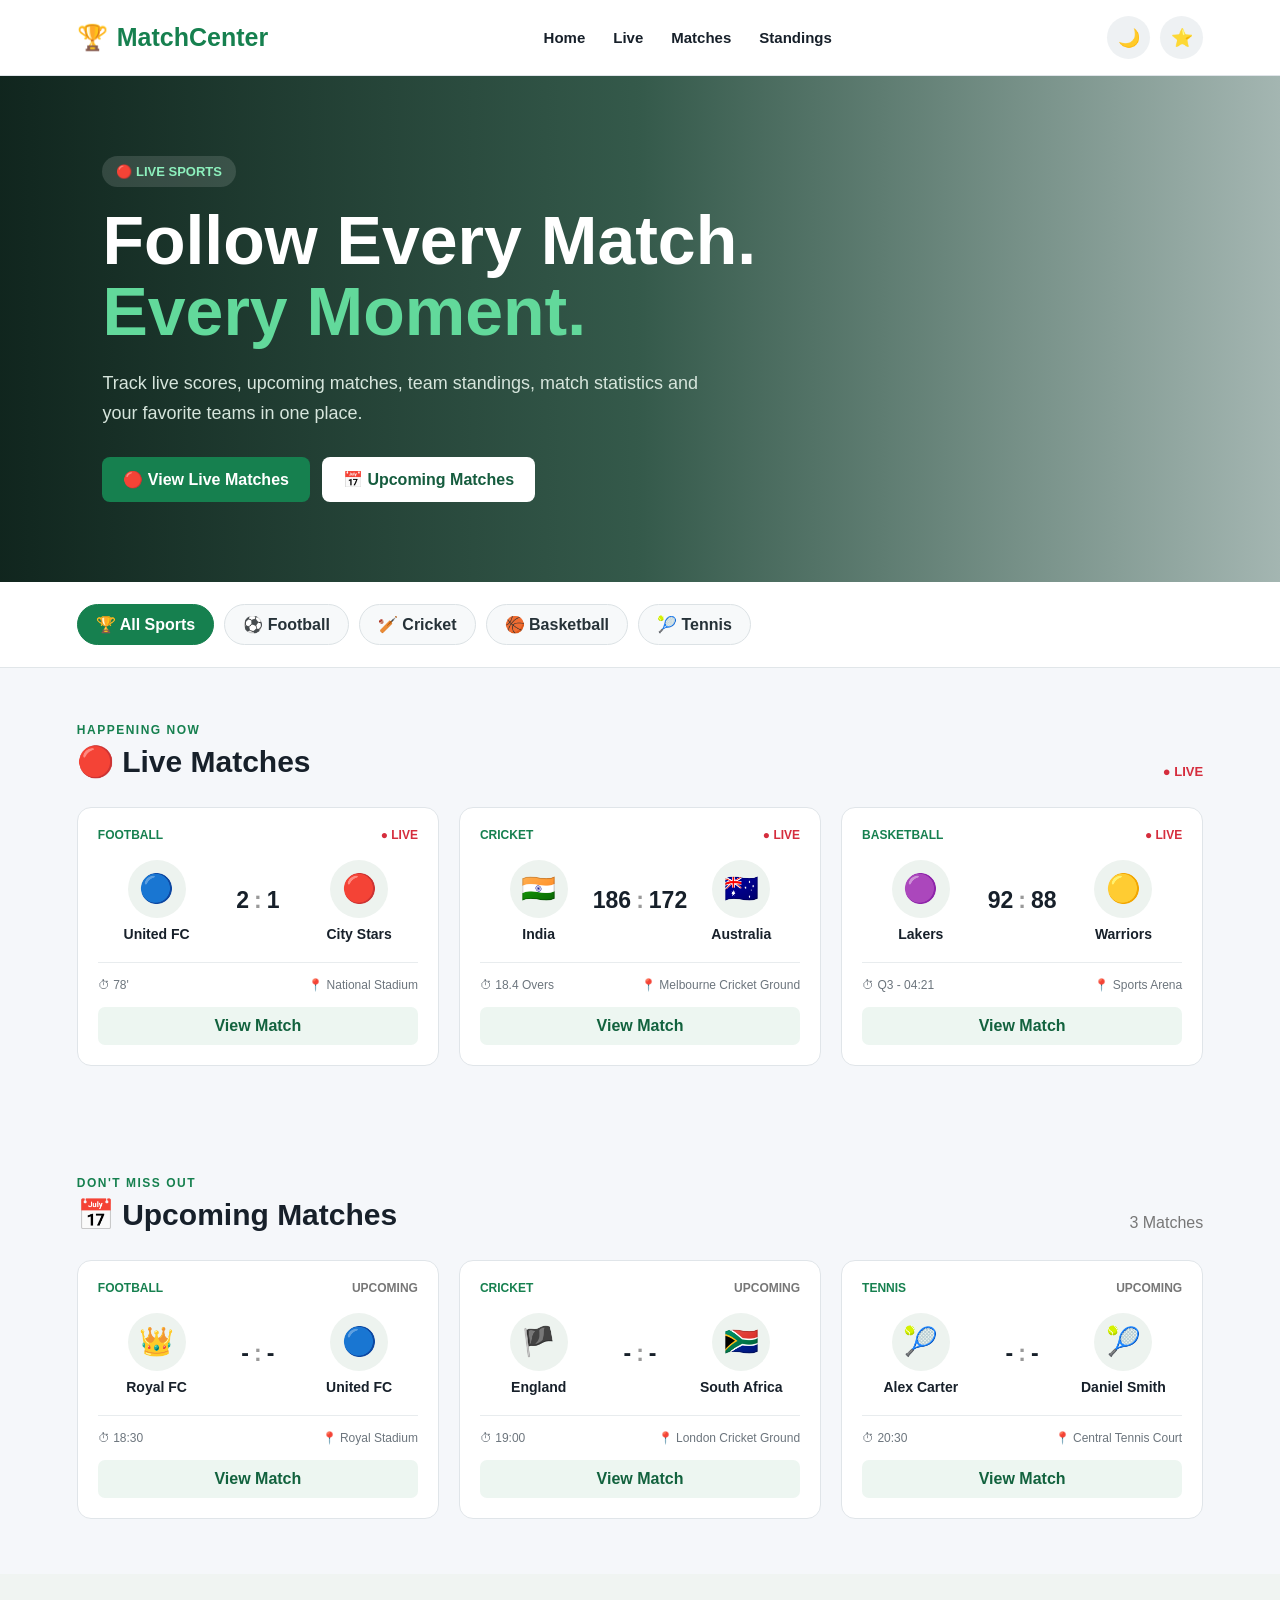
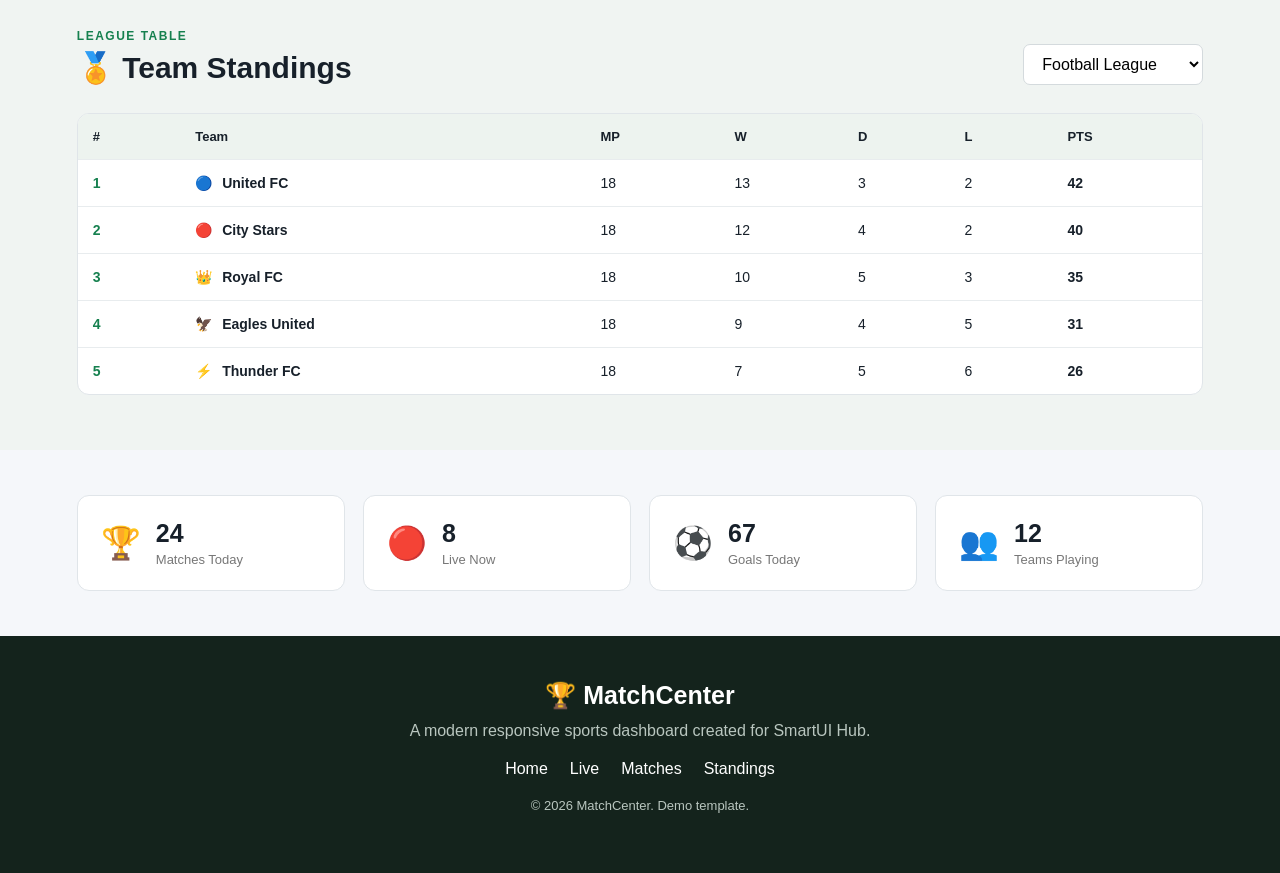
<file: frontend/templates/sports/sports-match-center/index.html>
<!DOCTYPE html>
<html lang="en">
<head>
    <meta charset="UTF-8">
    <meta name="viewport" content="width=device-width, initial-scale=1.0">

    <meta
        name="description"
        content="Modern Sports Match Center template for SmartUI Hub"
    >

    <title>Sports Match Center | SmartUI Hub</title>

    <link rel="stylesheet" href="style.css">
</head>

<body>

    <!-- ================= HEADER ================= -->

    <header class="header">

        <div class="logo">
            🏆 <span>MatchCenter</span>
        </div>

        <nav class="nav">
            <a href="#home">Home</a>
            <a href="#live">Live</a>
            <a href="#matches">Matches</a>
            <a href="#standings">Standings</a>
        </nav>

        <div class="header-actions">

            <button
                id="themeButton"
                class="icon-button"
                title="Toggle theme"
            >
                🌙
            </button>

            <button
                id="favoriteButton"
                class="icon-button"
                title="Favorite teams"
            >
                ⭐
            </button>

        </div>

    </header>


    <!-- ================= HERO ================= -->

    <main id="home">

        <section class="hero">

            <div class="hero-content">

                <span class="hero-badge">
                    🔴 LIVE SPORTS
                </span>

                <h1>
                    Follow Every Match.
                    <span>Every Moment.</span>
                </h1>

                <p>
                    Track live scores, upcoming matches, team standings,
                    match statistics and your favorite teams in one place.
                </p>

                <div class="hero-buttons">

                    <button
                        class="primary-button"
                        id="liveButton"
                    >
                        🔴 View Live Matches
                    </button>

                    <button
                        class="secondary-button"
                        id="matchesButton"
                    >
                        📅 Upcoming Matches
                    </button>

                </div>

            </div>

        </section>


        <!-- ================= SPORTS FILTER ================= -->

        <section class="sports-filter">

            <button
                class="sport-button active"
                data-sport="all"
            >
                🏆 All Sports
            </button>

            <button
                class="sport-button"
                data-sport="football"
            >
                ⚽ Football
            </button>

            <button
                class="sport-button"
                data-sport="cricket"
            >
                🏏 Cricket
            </button>

            <button
                class="sport-button"
                data-sport="basketball"
            >
                🏀 Basketball
            </button>

            <button
                class="sport-button"
                data-sport="tennis"
            >
                🎾 Tennis
            </button>

        </section>


        <!-- ================= LIVE MATCHES ================= -->

        <section
            class="content-section"
            id="live"
        >

            <div class="section-heading">

                <div>
                    <p class="small-title">
                        HAPPENING NOW
                    </p>

                    <h2>
                        🔴 Live Matches
                    </h2>
                </div>

                <span class="live-indicator">
                    ● LIVE
                </span>

            </div>

            <div
                class="match-grid"
                id="liveMatchGrid"
            ></div>

        </section>


        <!-- ================= UPCOMING ================= -->

        <section
            class="content-section"
            id="matches"
        >

            <div class="section-heading">

                <div>
                    <p class="small-title">
                        DON'T MISS OUT
                    </p>

                    <h2>
                        📅 Upcoming Matches
                    </h2>
                </div>

                <span id="matchCount">
                    6 Matches
                </span>

            </div>

            <div
                class="match-grid"
                id="upcomingMatchGrid"
            ></div>

        </section>


        <!-- ================= STANDINGS ================= -->

        <section
            class="content-section standings-section"
            id="standings"
        >

            <div class="section-heading">

                <div>
                    <p class="small-title">
                        LEAGUE TABLE
                    </p>

                    <h2>
                        🏅 Team Standings
                    </h2>
                </div>

                <select id="leagueSelect">

                    <option value="football">
                        Football League
                    </option>

                    <option value="cricket">
                        Cricket League
                    </option>

                </select>

            </div>


            <div class="table-container">

                <table>

                    <thead>

                        <tr>
                            <th>#</th>
                            <th>Team</th>
                            <th>MP</th>
                            <th>W</th>
                            <th>D</th>
                            <th>L</th>
                            <th>PTS</th>
                        </tr>

                    </thead>

                    <tbody id="standingsBody">
                    </tbody>

                </table>

            </div>

        </section>


        <!-- ================= STATS ================= -->

        <section class="stats-section">

            <div class="stat-card">

                <span>🏆</span>

                <div>
                    <strong>24</strong>
                    <p>Matches Today</p>
                </div>

            </div>


            <div class="stat-card">

                <span>🔴</span>

                <div>
                    <strong>8</strong>
                    <p>Live Now</p>
                </div>

            </div>


            <div class="stat-card">

                <span>⚽</span>

                <div>
                    <strong>67</strong>
                    <p>Goals Today</p>
                </div>

            </div>


            <div class="stat-card">

                <span>👥</span>

                <div>
                    <strong>12</strong>
                    <p>Teams Playing</p>
                </div>

            </div>

        </section>

    </main>


    <!-- ================= MATCH MODAL ================= -->

    <div
        class="modal-overlay"
        id="matchModal"
    >

        <div class="match-modal">

            <button
                class="close-button"
                id="closeModalButton"
            >
                ×
            </button>

            <div class="modal-top">

                <span
                    class="modal-sport"
                    id="modalSport"
                >
                    FOOTBALL
                </span>

                <span
                    class="modal-status"
                    id="modalStatus"
                >
                    LIVE
                </span>

            </div>

            <h2 id="modalTitle">
                Team A vs Team B
            </h2>

            <div class="modal-score">

                <div>
                    <span
                        class="team-icon"
                        id="modalHomeIcon"
                    >
                        🔵
                    </span>

                    <strong id="modalHomeTeam">
                        Team A
                    </strong>
                </div>

                <div class="big-score">
                    <span id="modalHomeScore">
                        2
                    </span>

                    <span>:</span>

                    <span id="modalAwayScore">
                        1
                    </span>
                </div>

                <div>
                    <span
                        class="team-icon"
                        id="modalAwayIcon"
                    >
                        🔴
                    </span>

                    <strong id="modalAwayTeam">
                        Team B
                    </strong>
                </div>

            </div>

            <div class="modal-info">

                <p id="modalTime">
                    78'
                </p>

                <p id="modalVenue">
                    National Stadium
                </p>

            </div>

            <button
                class="primary-button modal-action"
                id="modalActionButton"
            >
                View Match Details
            </button>

        </div>

    </div>


    <!-- ================= FOOTER ================= -->

    <footer class="footer">

        <div class="footer-logo">
            🏆 MatchCenter
        </div>

        <p>
            A modern responsive sports dashboard created for SmartUI Hub.
        </p>

        <div class="footer-links">

            <a href="#home">Home</a>
            <a href="#live">Live</a>
            <a href="#matches">Matches</a>
            <a href="#standings">Standings</a>

        </div>

        <p class="copyright">
            © 2026 MatchCenter. Demo template.
        </p>

    </footer>


    <script src="script.js"></script>

</body>
</html>
</file>
<file: frontend/styles/style.css>
body {
    font-family: Arial, sans-serif;
    background-color: #f5f5f5;
    margin: 0;
    padding: 0;
}

header {
    background-color: #54271f;
    color: white;
    text-align: center;
    padding: 60px 20px;
}

header h1 {
    margin: 0 0 15px;
    font-size: 42px;
}

header p {
    margin: 0;
    font-size: 18px;
}
nav {
    background-color: #35211b;
    display: flex;
    justify-content: center;
    gap: 30px;
    padding: 18px;
}

nav a {
    color: white;
    text-decoration: none;
    font-size: 16px;
}

nav a:hover {
    color: #f4c95d;
}
.hero {
    text-align: center;
    padding: 70px 20px;
    background-color: #fff8f2;
}

.hero h2 {
    font-size: 36px;
    color: #35211b;
    margin-bottom: 15px;
}

.hero p {
    font-size: 18px;
    color: #555;
    margin-bottom: 25px;
}

.hero button {
    background-color: #b8860b;
    color: white;
    border: none;
    padding: 14px 28px;
    font-size: 16px;
    border-radius: 6px;
    cursor: pointer;
}

.hero button:hover {
    background-color: #8f6908;
}
.categories {
    padding: 60px 20px;
    text-align: center;
    background-color: white;
}

.categories h2 {
    font-size: 32px;
    color: #35211b;
    margin-bottom: 35px;
}

.category-container {
    display: flex;
    justify-content: center;
    gap: 25px;
    flex-wrap: wrap;
}

.category-card {
    width: 220px;
    padding: 25px;
    background-color: #fff8f2;
    border-radius: 10px;
    box-shadow: 0 4px 12px rgba(0, 0, 0, 0.08);
}

.category-card h3 {
    color: #54271f;
    margin-bottom: 10px;
}

.category-card p {
    color: #666;
    line-height: 1.5;
}

.category-card:hover {
    transform: translateY(-5px);
}
.template-search {
    padding: 50px 20px;
    background-color: white;
    text-align: center;
}

.template-search h2 {
    font-size: 30px;
    color: #35211b;
    margin-bottom: 25px;
}

.search-container {
    display: flex;
    justify-content: center;
    gap: 15px;
    flex-wrap: wrap;
}

.search-container input,
.search-container select {
    padding: 12px 15px;
    border: 1px solid #ccc;
    border-radius: 6px;
    font-size: 16px;
}

.search-container input {
    width: 300px;
}

.search-container select {
    width: 200px;
}

.search-container input:focus,
.search-container select:focus {
    outline: none;
    border-color: #b8860b;
}
.templates {
    padding: 60px 20px;
    background-color: #fff8f2;
    text-align: center;
}

.templates h2 {
    font-size: 32px;
    color: #35211b;
    margin-bottom: 35px;
}

.template-container {
    display: flex;
    justify-content: center;
    gap: 25px;
    flex-wrap: wrap;
}

.template-card {
    width: 230px;
    padding: 25px;
    background-color: white;
    border-radius: 10px;
    box-shadow: 0 4px 12px rgba(0, 0, 0, 0.08);
    transition: transform 0.2s;
}

.template-card:hover {
    transform: translateY(-5px);
}

.template-card h3 {
    color: #54271f;
}

.template-card p {
    color: #666;
    line-height: 1.5;
}

.template-card button {
    background-color: #b8860b;
    color: white;
    border: none;
    padding: 10px 18px;
    border-radius: 5px;
    cursor: pointer;
}

.template-card button:hover {
    background-color: #8f6908;
}
/* Film & Streaming and Sports */

.category-card:nth-child(5),
.category-card:nth-child(6) {
    transition: transform 0.2s, box-shadow 0.2s;
}

.category-card:nth-child(5):hover,
.category-card:nth-child(6):hover {
    transform: translateY(-5px);
    box-shadow: 0 6px 16px rgba(0, 0, 0, 0.12);
}

/* New Template Cards */

.template-card:nth-child(5),
.template-card:nth-child(6) {
    transition: transform 0.2s, box-shadow 0.2s;
}

.template-card:nth-child(5):hover,
.template-card:nth-child(6):hover {
    transform: translateY(-5px);
    box-shadow: 0 6px 16px rgba(0, 0, 0, 0.12);
}
/* ===============================
   TEMPLATE MODAL
   =============================== */

.modal-overlay {
    position: fixed;
    top: 0;
    left: 0;

    width: 100%;
    height: 100%;

    background-color: rgba(0, 0, 0, 0.65);

    display: flex;
    justify-content: center;
    align-items: center;

    padding: 20px;

    box-sizing: border-box;

    z-index: 1000;
}


.template-modal {
    position: relative;

    width: 90%;
    max-width: 900px;

    max-height: 90vh;

    overflow-y: auto;

    background-color: white;

    border-radius: 12px;

    padding: 35px;

    box-sizing: border-box;

    box-shadow: 0 10px 35px rgba(0, 0, 0, 0.25);

    text-align: center;
}


.template-modal h2 {
    color: #35211b;

    margin-top: 0;

    font-size: 30px;
}


.template-modal > p {
    color: #666;

    margin-bottom: 25px;
}


/* Close X */

.close-modal {
    position: absolute;

    top: 12px;
    right: 18px;

    border: none;

    background: none;

    font-size: 32px;

    color: #54271f;

    cursor: pointer;
}


.close-modal:hover {
    color: #b8860b;
}


/* Preview */

.preview-box {
    background-color: #f5f5f5;

    border-radius: 10px;

    padding: 25px;

    margin-top: 20px;
}


.preview-header {
    background-color: #54271f;

    color: white;

    padding: 20px;

    border-radius: 8px;

    margin-bottom: 20px;
}


.preview-header h3 {
    margin: 0;
}


.preview-content {
    display: flex;

    justify-content: center;

    gap: 20px;

    flex-wrap: wrap;
}


.preview-card {
    width: 200px;

    padding: 20px;

    background-color: white;

    border-radius: 8px;

    box-shadow: 0 3px 10px rgba(0, 0, 0, 0.08);

    box-sizing: border-box;
}


.preview-card h4 {
    color: #54271f;

    margin-top: 0;
}


.preview-card p {
    color: #666;

    line-height: 1.5;
}


/* Modal Buttons */

.modal-actions {
    display: flex;

    justify-content: center;

    gap: 15px;

    margin-top: 25px;

    flex-wrap: wrap;
}


.customize-button,
.close-button {
    border: none;

    padding: 12px 22px;

    border-radius: 6px;

    font-size: 15px;

    cursor: pointer;
}


.customize-button {
    background-color: #b8860b;

    color: white;
}


.customize-button:hover {
    background-color: #8f6908;
}


.close-button {
    background-color: #54271f;

    color: white;
}


.close-button:hover {
    background-color: #35211b;
}


/* Mobile */

@media (max-width: 600px) {

    .template-modal {
        width: 95%;

        padding: 25px 18px;
    }

    .template-modal h2 {
        font-size: 24px;
    }

    .preview-card {
        width: 100%;
    }

}
/* ===============================
   VIEW TEMPLATE BUTTON
   =============================== */

.view-template-button {
    display: inline-block;
    padding: 12px 22px;
    margin-top: 15px;

    background-color: #b8860b;
    color: white;

    text-decoration: none;
    font-size: 15px;
    font-weight: 600;

    border-radius: 8px;
    border: none;

    cursor: pointer;

    transition: 0.3s ease;
}

.view-template-button:hover {
    background-color: #8f6908;
    transform: translateY(-2px);
    box-shadow: 0 5px 12px rgba(0, 0, 0, 0.15);
}
</file>
<file: frontend/templates/portfolio/style.css>
* {
    margin: 0;
    padding: 0;
    box-sizing: border-box;
}

:root {
    --bg: #0b0f19;
    --card: #111827;
    --card-light: #172033;
    --text: #f8fafc;
    --muted: #94a3b8;
    --accent: #38bdf8;
    --accent-dark: #0284c7;
    --border: #243044;
}

body.light {
    --bg: #f8fafc;
    --card: #ffffff;
    --card-light: #f1f5f9;
    --text: #0f172a;
    --muted: #64748b;
    --accent: #0284c7;
    --accent-dark: #0369a1;
    --border: #e2e8f0;
}

html {
    scroll-behavior: smooth;
}

body {
    font-family: Arial, Helvetica, sans-serif;
    background: var(--bg);
    color: var(--text);
    line-height: 1.6;
    transition: 0.3s;
}

a {
    color: inherit;
    text-decoration: none;
}

.header {
    height: 72px;
    padding: 0 7%;
    display: flex;
    align-items: center;
    justify-content: space-between;
    background: rgba(11, 15, 25, 0.92);
    border-bottom: 1px solid var(--border);
    position: sticky;
    top: 0;
    z-index: 100;
    backdrop-filter: blur(12px);
}

body.light .header {
    background: rgba(255,255,255,0.92);
}

.logo {
    font-size: 24px;
    font-weight: 800;
    color: var(--accent);
}

nav {
    display: flex;
    gap: 28px;
}

nav a {
    color: var(--muted);
    font-size: 14px;
    font-weight: 600;
}

nav a:hover {
    color: var(--accent);
}

.header-actions {
    display: flex;
    gap: 10px;
}

.icon-btn,
.menu-btn {
    width: 40px;
    height: 40px;
    border: 1px solid var(--border);
    background: var(--card);
    color: var(--text);
    border-radius: 8px;
    cursor: pointer;
}

.menu-btn {
    display: none;
}

.hero {
    width: 86%;
    max-width: 1200px;
    min-height: 650px;
    margin: auto;
    display: grid;
    grid-template-columns: 1.1fr 0.9fr;
    align-items: center;
    gap: 60px;
}

.intro {
    color: var(--accent);
    font-weight: 700;
    margin-bottom: 15px;
}

.hero h1 {
    font-size: clamp(55px, 8vw, 95px);
    line-height: 0.95;
    letter-spacing: -4px;
}

.hero h1 span {
    color: var(--accent);
}

.hero-text {
    max-width: 600px;
    margin-top: 28px;
    color: var(--muted);
    font-size: 18px;
}

.hero-buttons {
    display: flex;
    gap: 15px;
    margin-top: 30px;
}

.primary-btn,
.secondary-btn {
    display: inline-block;
    padding: 13px 22px;
    border-radius: 8px;
    font-weight: 700;
    cursor: pointer;
    border: none;
}

.primary-btn {
    background: var(--accent);
    color: #04111c;
}

.primary-btn:hover {
    background: var(--accent-dark);
    color: white;
    transform: translateY(-2px);
}

.secondary-btn {
    border: 1px solid var(--border);
    color: var(--text);
}

.secondary-btn:hover {
    border-color: var(--accent);
    color: var(--accent);
}

.social-links {
    display: flex;
    gap: 22px;
    margin-top: 30px;
}

.social-links a {
    color: var(--muted);
    font-size: 14px;
}

.social-links a:hover {
    color: var(--accent);
}

.hero-card {
    display: flex;
    justify-content: center;
}

.code-window {
    width: 100%;
    max-width: 500px;
    background: #080c14;
    border: 1px solid var(--border);
    border-radius: 15px;
    overflow: hidden;
    box-shadow: 0 25px 80px rgba(0,0,0,0.35);
}

.window-bar {
    height: 45px;
    display: flex;
    align-items: center;
    gap: 8px;
    padding: 0 18px;
    border-bottom: 1px solid #1d2635;
}

.window-bar span {
    width: 11px;
    height: 11px;
    border-radius: 50%;
    background: #475569;
}

pre {
    padding: 30px;
    overflow-x: auto;
}

code {
    color: #bae6fd;
    font-family: Consolas, monospace;
    font-size: 14px;
}

.section {
    width: 86%;
    max-width: 1200px;
    margin: 100px auto;
}

.section-title {
    margin-bottom: 45px;
}

.section-title p,
.contact-label,
.modal-label {
    color: var(--accent);
    font-size: 13px;
    font-weight: 800;
    letter-spacing: 2px;
}

.section-title h2 {
    margin-top: 8px;
    font-size: 42px;
}

.about-grid {
    display: grid;
    grid-template-columns: repeat(3, 1fr);
    gap: 20px;
}

.about-card {
    padding: 30px;
    background: var(--card);
    border: 1px solid var(--border);
    border-radius: 14px;
}

.about-card:hover {
    transform: translateY(-5px);
    border-color: var(--accent);
}

.about-icon {
    font-size: 32px;
    margin-bottom: 20px;
}

.about-card h3 {
    margin-bottom: 10px;
}

.about-card p {
    color: var(--muted);
}

.skills-grid {
    display: grid;
    grid-template-columns: repeat(2, 1fr);
    gap: 30px 50px;
}

.skill-info {
    display: flex;
    justify-content: space-between;
    margin-bottom: 8px;
}

.skill-info span:last-child {
    color: var(--muted);
}

.progress {
    height: 7px;
    background: var(--card);
    border-radius: 10px;
    overflow: hidden;
}

.progress span {
    display: block;
    height: 100%;
    background: var(--accent);
    border-radius: inherit;
}

.projects-grid {
    display: grid;
    gap: 20px;
}

.project-card {
    display: grid;
    grid-template-columns: 100px 1fr;
    padding: 30px;
    background: var(--card);
    border: 1px solid var(--border);
    border-radius: 14px;
}

.project-number {
    color: var(--accent);
    font-size: 25px;
    font-weight: 800;
}

.project-type {
    color: var(--accent);
    font-size: 12px;
    font-weight: 700;
}

.project-content h3 {
    font-size: 28px;
    margin: 8px 0;
}

.project-content p {
    color: var(--muted);
    max-width: 800px;
}

.tags {
    display: flex;
    flex-wrap: wrap;
    gap: 8px;
    margin: 18px 0;
}

.tags span {
    padding: 5px 10px;
    background: var(--card-light);
    color: var(--muted);
    border-radius: 5px;
    font-size: 12px;
}

.project-btn {
    border: none;
    background: none;
    color: var(--accent);
    font-weight: 700;
    cursor: pointer;
}

.contact-box {
    padding: 60px;
    background: var(--card);
    border: 1px solid var(--border);
    border-radius: 18px;
    display: flex;
    justify-content: space-between;
    align-items: center;
    gap: 30px;
}

.contact-box h2 {
    font-size: 45px;
    line-height: 1.1;
    margin: 12px 0 20px;
}

.contact-box h2 span {
    color: var(--accent);
}

.contact-box p {
    color: var(--muted);
}

footer {
    padding: 35px 7%;
    display: flex;
    justify-content: space-between;
    border-top: 1px solid var(--border);
    color: var(--muted);
    font-size: 13px;
}

.modal {
    display: none;
    position: fixed;
    inset: 0;
    background: rgba(0,0,0,0.7);
    align-items: center;
    justify-content: center;
    padding: 20px;
    z-index: 1000;
}

.modal.active {
    display: flex;
}

.modal-box {
    position: relative;
    max-width: 500px;
    width: 100%;
    padding: 35px;
    background: var(--card);
    border: 1px solid var(--border);
    border-radius: 15px;
}

.modal-box h2 {
    font-size: 32px;
    margin: 10px 0;
}

.modal-box p {
    color: var(--muted);
    margin-bottom: 25px;
}

.close-btn {
    position: absolute;
    right: 18px;
    top: 12px;
    border: none;
    background: none;
    color: var(--text);
    font-size: 28px;
    cursor: pointer;
}

@media (max-width: 850px) {

    nav {
        display: none;
        position: absolute;
        top: 72px;
        left: 0;
        width: 100%;
        padding: 20px 7%;
        background: var(--card);
        flex-direction: column;
        border-bottom: 1px solid var(--border);
    }

    nav.active {
        display: flex;
    }

    .menu-btn {
        display: block;
    }

    .hero {
        grid-template-columns: 1fr;
        padding: 80px 0;
    }

    .about-grid {
        grid-template-columns: 1fr;
    }

    .contact-box {
        flex-direction: column;
        align-items: flex-start;
    }
}

@media (max-width: 600px) {

    .hero h1 {
        font-size: 60px;
    }

    .section-title h2 {
        font-size: 32px;
    }

    .skills-grid {
        grid-template-columns: 1fr;
    }

    .project-card {
        grid-template-columns: 1fr;
        gap: 15px;
    }

    .contact-box {
        padding: 35px;
    }

    .contact-box h2 {
        font-size: 34px;
    }

    footer {
        flex-direction: column;
        gap: 10px;
    }
}
</file>
<file: frontend/templates/ai/ai-chat/style.css>
/* ===============================
   RESET
   =============================== */

* {
    margin: 0;
    padding: 0;
    box-sizing: border-box;
}

body {
    font-family: Arial, Helvetica, sans-serif;
    background: #f5f7fb;
    color: #1f2937;
    height: 100vh;
    overflow: hidden;
}


/* ===============================
   CHAT APPLICATION
   =============================== */

.chat-app {
    display: flex;
    width: 100%;
    height: 100vh;
}


/* ===============================
   SIDEBAR
   =============================== */

.sidebar {
    width: 270px;
    height: 100vh;
    background: #54271f;
    color: white;

    display: flex;
    flex-direction: column;

    padding: 22px 18px;
}


/* Logo */

.logo {
    font-size: 23px;
    font-weight: 700;

    display: flex;
    align-items: center;
    gap: 8px;

    margin-bottom: 25px;
}

.logo span {
    background: #f4c95d;
    color: #54271f;

    padding: 7px 9px;

    border-radius: 8px;

    font-size: 14px;
    font-weight: 800;
}


/* New Chat */

.new-chat-button {
    width: 100%;

    padding: 12px;

    border: 1px solid rgba(255, 255, 255, 0.25);
    border-radius: 8px;

    background: rgba(255, 255, 255, 0.1);
    color: white;

    font-size: 14px;
    font-weight: 600;

    cursor: pointer;

    transition: 0.25s;
}

.new-chat-button:hover {
    background: rgba(255, 255, 255, 0.2);
}


/* ===============================
   CHAT HISTORY
   =============================== */

.chat-history {
    margin-top: 30px;
    flex: 1;
}

.history-title {
    color: #d8c9c4;

    font-size: 12px;
    text-transform: uppercase;

    letter-spacing: 1px;

    margin-bottom: 12px;
}

.history-item {
    width: 100%;

    padding: 12px 10px;

    margin-bottom: 6px;

    border: none;
    border-radius: 7px;

    background: transparent;
    color: #eee;

    text-align: left;

    font-size: 14px;

    cursor: pointer;

    transition: 0.2s;
}

.history-item:hover,
.history-item.active {
    background: rgba(255, 255, 255, 0.12);
}


/* ===============================
   SIDEBAR BOTTOM
   =============================== */

.sidebar-bottom {
    display: flex;
    flex-direction: column;
    gap: 8px;
}

.sidebar-bottom button {
    width: 100%;

    padding: 11px;

    border: none;
    border-radius: 7px;

    background: transparent;
    color: #eee;

    text-align: left;

    cursor: pointer;

    font-size: 14px;

    transition: 0.2s;
}

.sidebar-bottom button:hover {
    background: rgba(255, 255, 255, 0.12);
}


/* ===============================
   MAIN CHAT
   =============================== */

.chat-main {
    flex: 1;

    display: flex;
    flex-direction: column;

    min-width: 0;
}


/* ===============================
   CHAT HEADER
   =============================== */

.chat-header {
    height: 75px;

    background: white;

    border-bottom: 1px solid #e5e7eb;

    display: flex;
    align-items: center;
    justify-content: space-between;

    padding: 0 28px;
}

.assistant-info {
    display: flex;
    align-items: center;
    gap: 12px;
}

.assistant-avatar {
    width: 44px;
    height: 44px;

    border-radius: 50%;

    background: #f4c95d;

    display: flex;
    align-items: center;
    justify-content: center;

    font-size: 22px;
}

.assistant-info h1 {
    font-size: 18px;
    margin-bottom: 3px;
}

.assistant-info p {
    color: #6b7280;
    font-size: 13px;
}

.online-dot {
    display: inline-block;

    width: 8px;
    height: 8px;

    background: #22c55e;

    border-radius: 50%;

    margin-right: 5px;
}


/* Header buttons */

.header-actions {
    display: flex;
    gap: 8px;
}

.header-button {
    width: 40px;
    height: 40px;

    border: 1px solid #e5e7eb;
    border-radius: 8px;

    background: white;

    cursor: pointer;

    font-size: 16px;
}

.header-button:hover {
    background: #f5f5f5;
}


/* ===============================
   CHAT MESSAGES
   =============================== */

.chat-messages {
    flex: 1;

    overflow-y: auto;

    padding: 30px 8%;

    background: #f8fafc;
}


/* Message */

.message {
    display: flex;
    gap: 12px;

    margin-bottom: 25px;

    max-width: 850px;
}

.ai-message {
    margin-right: auto;
}

.user-message {
    margin-left: auto;

    justify-content: flex-end;
}


/* Avatar */

.message-avatar {
    width: 36px;
    height: 36px;

    min-width: 36px;

    border-radius: 50%;

    background: #f4c95d;

    display: flex;
    align-items: center;
    justify-content: center;

    font-size: 17px;
}

.user-avatar {
    background: #54271f;
    color: white;
}


/* Message content */

.message-content {
    max-width: 700px;
}

.user-message .message-content {
    text-align: right;
}

.message-name {
    color: #6b7280;

    font-size: 12px;
    font-weight: 600;

    margin-bottom: 6px;
}

.message-bubble {
    background: white;

    padding: 15px 17px;

    border-radius: 12px;

    box-shadow: 0 2px 8px rgba(0, 0, 0, 0.05);

    line-height: 1.6;

    font-size: 15px;

    text-align: left;
}

.user-message .message-bubble {
    background: #54271f;
    color: white;
}

.message-bubble p {
    margin-bottom: 8px;
}

.message-bubble p:last-child {
    margin-bottom: 0;
}


/* ===============================
   CODE EXAMPLE
   =============================== */

.code-example {
    background: #1e293b;

    color: #e2e8f0;

    padding: 15px;

    border-radius: 8px;

    margin: 12px 0;

    overflow-x: auto;
}

.code-example code {
    font-family: Consolas, monospace;

    font-size: 13px;

    white-space: pre;
}


/* ===============================
   TYPING INDICATOR
   =============================== */

.typing-indicator {
    display: flex;

    align-items: center;

    gap: 5px;

    padding: 0 8% 10px;

    background: #f8fafc;
}

.typing-indicator span {
    width: 7px;
    height: 7px;

    background: #9ca3af;

    border-radius: 50%;

    animation: typing 1.2s infinite;
}

.typing-indicator span:nth-child(2) {
    animation-delay: 0.15s;
}

.typing-indicator span:nth-child(3) {
    animation-delay: 0.3s;
}

.typing-indicator p {
    margin-left: 5px;

    color: #6b7280;

    font-size: 12px;
}

.hidden {
    display: none;
}

@keyframes typing {

    0%,
    60%,
    100% {
        opacity: 0.3;
        transform: translateY(0);
    }

    30% {
        opacity: 1;
        transform: translateY(-3px);
    }
}


/* ===============================
   CHAT INPUT
   =============================== */

.chat-input-area {
    background: white;

    border-top: 1px solid #e5e7eb;

    padding: 15px 8% 12px;
}


/* Suggestions */

.suggestions {
    display: flex;

    gap: 8px;

    margin-bottom: 10px;

    overflow-x: auto;
}

.suggestion-button {
    white-space: nowrap;

    padding: 8px 12px;

    border: 1px solid #ddd;

    border-radius: 20px;

    background: white;

    color: #54271f;

    cursor: pointer;

    font-size: 12px;
}

.suggestion-button:hover {
    background: #fff8f2;
}


/* Input */

.chat-input-container {
    display: flex;

    align-items: flex-end;

    gap: 10px;

    border: 1px solid #d1d5db;

    border-radius: 12px;

    padding: 8px;

    background: white;
}

#messageInput {
    flex: 1;

    border: none;

    outline: none;

    resize: none;

    min-height: 42px;
    max-height: 120px;

    padding: 11px;

    font-family: inherit;

    font-size: 14px;
}

.send-button {
    width: 42px;
    height: 42px;

    border: none;

    border-radius: 9px;

    background: #b8860b;

    color: white;

    font-size: 20px;

    cursor: pointer;

    transition: 0.2s;
}

.send-button:hover {
    background: #8f6908;

    transform: translateY(-1px);
}

.input-note {
    text-align: center;

    color: #9ca3af;

    font-size: 11px;

    margin-top: 8px;
}


/* ===============================
   DARK MODE
   =============================== */

body.dark {
    background: #111827;
    color: #e5e7eb;
}

body.dark .chat-header {
    background: #1f2937;
    border-color: #374151;
}

body.dark .chat-messages {
    background: #111827;
}

body.dark .message-bubble {
    background: #1f2937;
    color: #e5e7eb;
}

body.dark .chat-input-area {
    background: #1f2937;
    border-color: #374151;
}

body.dark .chat-input-container {
    background: #111827;
    border-color: #4b5563;
}

body.dark #messageInput {
    background: #111827;
    color: white;
}

body.dark .suggestion-button {
    background: #1f2937;
    color: #f4c95d;
    border-color: #4b5563;
}

body.dark .header-button {
    background: #1f2937;
    color: white;
    border-color: #4b5563;
}


/* ===============================
   RESPONSIVE DESIGN
   =============================== */

@media (max-width: 900px) {

    .sidebar {
        width: 220px;
    }

    .chat-messages {
        padding: 25px 5%;
    }

    .chat-input-area {
        padding-left: 5%;
        padding-right: 5%;
    }

    .typing-indicator {
        padding-left: 5%;
    }
}


@media (max-width: 700px) {

    .sidebar {
        display: none;
    }

    .chat-header {
        padding: 0 15px;
    }

    .chat-messages {
        padding: 20px 15px;
    }

    .chat-input-area {
        padding: 12px 15px;
    }

    .typing-indicator {
        padding-left: 15px;
    }

    .message {
        max-width: 95%;
    }

    .suggestions {
        display: none;
    }

    .assistant-info h1 {
        font-size: 16px;
    }
}


@media (max-width: 450px) {

    .message-avatar {
        width: 32px;
        height: 32px;

        min-width: 32px;

        font-size: 14px;
    }

    .message-bubble {
        font-size: 14px;

        padding: 12px 14px;
    }

    .chat-header {
        height: 65px;
    }

    .assistant-avatar {
        width: 38px;
        height: 38px;
    }

    .header-button {
        width: 36px;
        height: 36px;
    }
}
</file>
<file: frontend/templates/ecommerce/ecommerce-store/style.css>
* {
    margin: 0;
    padding: 0;
    box-sizing: border-box;
}

html {
    scroll-behavior: smooth;
}

body {
    font-family: Arial, Helvetica, sans-serif;
    background: #f7f7f8;
    color: #222;
    transition: 0.3s;
}

button,
input,
select {
    font-family: inherit;
}


/* HEADER */

.header {
    height: 72px;
    background: white;
    border-bottom: 1px solid #e5e5e5;

    display: flex;
    align-items: center;
    justify-content: space-between;

    padding: 0 6%;

    position: sticky;
    top: 0;
    z-index: 100;
}

.logo {
    font-size: 22px;
    font-weight: 800;
    color: #54271f;

    display: flex;
    align-items: center;
    gap: 8px;
}

.search-box {
    display: flex;
    width: 40%;
    max-width: 500px;
}

.search-box input {
    width: 100%;
    padding: 12px 16px;

    border: 1px solid #ddd;
    border-right: none;

    border-radius: 8px 0 0 8px;
    outline: none;

    font-size: 14px;
}

.search-box button {
    width: 50px;
    border: none;
    background: #54271f;
    color: white;

    border-radius: 0 8px 8px 0;

    cursor: pointer;
}

.header-actions {
    display: flex;
    align-items: center;
    gap: 12px;
}

.icon-button,
.cart-button {
    border: none;
    background: #f3f3f3;

    width: 42px;
    height: 42px;

    border-radius: 50%;
    cursor: pointer;

    font-size: 18px;
}

.cart-button {
    position: relative;
}

#cartCount {
    position: absolute;

    top: -4px;
    right: -4px;

    width: 20px;
    height: 20px;

    background: #b8860b;
    color: white;

    border-radius: 50%;

    font-size: 11px;

    display: flex;
    align-items: center;
    justify-content: center;
}


/* HERO */

.hero {
    min-height: 420px;

    background: linear-gradient(
        135deg,
        #54271f,
        #8f6908
    );

    color: white;

    display: flex;
    align-items: center;
    justify-content: space-between;

    padding: 60px 8%;
}

.hero-content {
    max-width: 600px;
}

.hero-label {
    display: inline-block;

    font-size: 13px;
    font-weight: 700;

    letter-spacing: 2px;

    margin-bottom: 15px;
}

.hero h1 {
    font-size: clamp(40px, 6vw, 68px);
    line-height: 1.05;

    margin-bottom: 20px;
}

.hero p {
    font-size: 18px;
    line-height: 1.6;

    max-width: 520px;

    opacity: 0.9;
}

.hero-button {
    margin-top: 28px;

    padding: 14px 25px;

    border: none;
    border-radius: 8px;

    background: white;
    color: #54271f;

    font-weight: 700;

    cursor: pointer;

    transition: 0.3s;
}

.hero-button:hover {
    transform: translateY(-3px);
}

.hero-image {
    width: 300px;
    height: 300px;

    background: rgba(255,255,255,0.15);

    border-radius: 50%;

    display: flex;
    align-items: center;
    justify-content: center;

    font-size: 130px;
}


/* COMMON */

.categories-section,
.products-section {
    width: 88%;
    max-width: 1200px;

    margin: auto;
}

.categories-section {
    padding: 55px 0 25px;
}

.section-title {
    margin-bottom: 25px;
}

.section-title h2,
.products-header h2 {
    font-size: 28px;
    margin-bottom: 8px;
}

.section-title p,
.products-header p {
    color: #777;
}


/* CATEGORIES */

.categories {
    display: flex;
    gap: 12px;
    flex-wrap: wrap;
}

.category-button {
    border: 1px solid #ddd;

    background: white;

    padding: 13px 20px;

    border-radius: 30px;

    cursor: pointer;

    font-weight: 600;

    transition: 0.3s;
}

.category-button span {
    margin-right: 6px;
}

.category-button:hover,
.category-button.active {
    background: #54271f;
    color: white;
    border-color: #54271f;
}


/* PRODUCTS */

.products-section {
    padding: 35px 0 70px;
}

.products-header {
    display: flex;
    align-items: center;
    justify-content: space-between;

    margin-bottom: 25px;
}

#sortSelect {
    padding: 11px 15px;

    border: 1px solid #ddd;

    background: white;

    border-radius: 8px;

    outline: none;

    cursor: pointer;
}

.product-grid {
    display: grid;

    grid-template-columns:
        repeat(4, 1fr);

    gap: 22px;
}


/* PRODUCT CARD */

.product-card {
    background: white;

    border: 1px solid #e9e9e9;

    border-radius: 14px;

    overflow: hidden;

    position: relative;

    transition: 0.3s;
}

.product-card:hover {
    transform: translateY(-5px);

    box-shadow:
        0 15px 35px rgba(0,0,0,0.08);
}

.product-image {
    height: 190px;

    background: #f3f1ee;

    display: flex;
    align-items: center;
    justify-content: center;

    font-size: 80px;
}

.favorite-button {
    position: absolute;

    top: 12px;
    right: 12px;

    width: 36px;
    height: 36px;

    border: none;

    background: white;

    border-radius: 50%;

    font-size: 22px;

    cursor: pointer;

    box-shadow: 0 3px 10px rgba(0,0,0,0.08);
}

.favorite-button.active {
    color: #d62828;
}

.product-info {
    padding: 18px;
}

.product-category {
    color: #b8860b;

    font-size: 12px;

    font-weight: 700;

    text-transform: uppercase;
}

.product-info h3 {
    font-size: 18px;

    margin: 7px 0;
}

.product-info p {
    color: #777;

    font-size: 13px;

    line-height: 1.5;

    min-height: 40px;
}

.product-bottom {
    display: flex;

    align-items: center;
    justify-content: space-between;

    margin-top: 18px;
}

.product-bottom strong {
    font-size: 19px;
}

.add-cart-button {
    border: none;

    background: #54271f;

    color: white;

    padding: 9px 13px;

    border-radius: 7px;

    cursor: pointer;

    font-size: 12px;

    font-weight: 600;

    transition: 0.3s;
}

.add-cart-button:hover {
    background: #8f6908;
}


/* NO PRODUCTS */

.no-products {
    display: none;

    text-align: center;

    padding: 60px;

    color: #777;
}


/* CART */

.overlay {
    position: fixed;

    inset: 0;

    background: rgba(0,0,0,0.45);

    display: none;

    z-index: 200;
}

.overlay.active {
    display: block;
}

.cart-sidebar {
    position: fixed;

    top: 0;
    right: -420px;

    width: 400px;
    max-width: 90%;

    height: 100vh;

    background: white;

    z-index: 300;

    display: flex;
    flex-direction: column;

    transition: 0.3s;
}

.cart-sidebar.active {
    right: 0;
}

.cart-header {
    padding: 22px;

    display: flex;

    justify-content: space-between;
    align-items: center;

    border-bottom: 1px solid #eee;
}

.cart-header button {
    border: none;

    background: #f3f3f3;

    width: 35px;
    height: 35px;

    border-radius: 50%;

    cursor: pointer;
}

.cart-items {
    flex: 1;

    overflow-y: auto;

    padding: 20px;
}

.empty-cart {
    text-align: center;

    color: #777;

    margin-top: 50px;
}

.cart-item {
    display: flex;

    align-items: center;

    gap: 12px;

    padding: 14px 0;

    border-bottom: 1px solid #eee;
}

.cart-item-icon {
    width: 55px;
    height: 55px;

    background: #f3f1ee;

    display: flex;
    align-items: center;
    justify-content: center;

    border-radius: 8px;

    font-size: 25px;
}

.cart-item-info {
    flex: 1;
}

.cart-item-info h4 {
    margin-bottom: 5px;
}

.cart-item-info p {
    color: #777;
    font-size: 13px;
}

.remove-item {
    border: none;

    background: none;

    color: #d62828;

    cursor: pointer;
}

.cart-footer {
    padding: 20px;

    border-top: 1px solid #eee;
}

.cart-total {
    display: flex;

    justify-content: space-between;

    margin-bottom: 15px;

    font-size: 18px;
}

#checkoutButton {
    width: 100%;

    padding: 14px;

    border: none;

    border-radius: 8px;

    background: #54271f;

    color: white;

    font-weight: 700;

    cursor: pointer;
}


/* MODAL */

.modal {
    position: fixed;

    inset: 0;

    background: rgba(0,0,0,0.55);

    display: none;

    align-items: center;
    justify-content: center;

    z-index: 400;

    padding: 20px;
}

.modal.active {
    display: flex;
}

.modal-content {
    background: white;

    width: 450px;
    max-width: 100%;

    padding: 35px;

    border-radius: 16px;

    position: relative;

    text-align: center;
}

.close-modal {
    position: absolute;

    top: 15px;
    right: 15px;

    border: none;

    background: #f3f3f3;

    width: 35px;
    height: 35px;

    border-radius: 50%;

    cursor: pointer;
}

.modal-product-icon {
    width: 120px;
    height: 120px;

    margin: auto auto 20px;

    background: #f3f1ee;

    border-radius: 15px;

    display: flex;
    align-items: center;
    justify-content: center;

    font-size: 60px;
}

#modalProductCategory {
    color: #b8860b;

    font-size: 12px;

    font-weight: bold;

    text-transform: uppercase;
}

#modalProductName {
    margin: 10px 0;
}

#modalProductDescription {
    color: #777;

    line-height: 1.6;

    margin-bottom: 15px;
}

#modalProductPrice {
    display: block;

    font-size: 24px;

    margin-bottom: 20px;
}

#modalAddCartButton {
    width: 100%;

    padding: 13px;

    border: none;

    background: #54271f;

    color: white;

    border-radius: 8px;

    cursor: pointer;

    font-weight: 700;
}


/* FOOTER */

.footer {
    background: #21130f;

    color: white;

    text-align: center;

    padding: 35px 20px;

    line-height: 1.8;
}

.footer-logo {
    font-size: 22px;

    font-weight: bold;

    margin-bottom: 8px;
}

.footer p {
    color: #cfcfcf;

    font-size: 13px;
}


/* DARK MODE */

body.dark {
    background: #171717;

    color: #eee;
}

body.dark .header,
body.dark .product-card,
body.dark .category-button,
body.dark #sortSelect,
body.dark .cart-sidebar,
body.dark .modal-content {
    background: #242424;

    color: #eee;

    border-color: #3a3a3a;
}

body.dark .search-box input {
    background: #242424;

    color: white;

    border-color: #444;
}

body.dark .section-title p,
body.dark .products-header p,
body.dark .product-info p {
    color: #aaa;
}

body.dark .product-image,
body.dark .modal-product-icon {
    background: #333;
}

body.dark .icon-button,
body.dark .cart-button,
body.dark .favorite-button,
body.dark .cart-header button {
    background: #333;

    color: white;
}


/* RESPONSIVE */

@media (max-width: 1000px) {

    .product-grid {
        grid-template-columns:
            repeat(3, 1fr);
    }

    .hero-image {
        width: 220px;
        height: 220px;

        font-size: 90px;
    }
}


@media (max-width: 750px) {

    .header {
        padding: 0 4%;
    }

    .search-box {
        width: 35%;
    }

    .hero {
        flex-direction: column;

        text-align: center;

        gap: 35px;
    }

    .hero-image {
        width: 180px;
        height: 180px;

        font-size: 70px;
    }

    .product-grid {
        grid-template-columns:
            repeat(2, 1fr);
    }

    .products-header {
        align-items: flex-start;

        gap: 15px;

        flex-direction: column;
    }
}


@media (max-width: 520px) {

    .logo {
        font-size: 18px;
    }

    .search-box {
        display: none;
    }

    .hero {
        padding: 45px 6%;
    }

    .hero h1 {
        font-size: 42px;
    }

    .categories-section,
    .products-section {
        width: 92%;
    }

    .product-grid {
        grid-template-columns: 1fr;
    }

    .cart-sidebar {
        width: 100%;
        max-width: 100%;
    }
}
</file>
<file: frontend/templates/education/ai-studymate/style.css>
* {
    margin: 0;
    padding: 0;
    box-sizing: border-box;
}

:root {
    --primary: #6366f1;
    --primary-dark: #4f46e5;
    --background: #f5f7ff;
    --card: #ffffff;
    --text: #1f2937;
    --muted: #6b7280;
    --border: #e5e7eb;
    --success: #16a34a;
    --danger: #dc2626;
}

body {
    font-family: Arial, Helvetica, sans-serif;
    background: var(--background);
    color: var(--text);
    min-height: 100vh;
    transition: 0.3s;
}

.header {
    height: 70px;
    background: var(--card);
    border-bottom: 1px solid var(--border);

    display: flex;
    align-items: center;
    justify-content: space-between;

    padding: 0 7%;
}

.logo {
    font-size: 22px;
    font-weight: 700;
}

.theme-btn {
    border: none;
    background: var(--background);
    width: 42px;
    height: 42px;
    border-radius: 50%;
    cursor: pointer;
    font-size: 19px;
}

.container {
    width: 90%;
    max-width: 850px;
    margin: 50px auto;
}

.card {
    background: var(--card);
    border: 1px solid var(--border);
    border-radius: 18px;
    padding: 40px;
    box-shadow: 0 10px 30px rgba(0, 0, 0, 0.06);
}

.start-screen {
    text-align: center;
}

.icon,
.result-icon {
    font-size: 55px;
    margin-bottom: 20px;
}

h1 {
    font-size: 34px;
    margin-bottom: 12px;
}

.start-screen p {
    color: var(--muted);
    font-size: 17px;
}

.quiz-info {
    display: grid;
    grid-template-columns: repeat(3, 1fr);
    gap: 15px;
    margin: 35px 0;
}

.quiz-info div {
    background: var(--background);
    padding: 20px;
    border-radius: 12px;
}

.quiz-info strong {
    display: block;
    font-size: 25px;
    color: var(--primary);
}

.quiz-info span {
    color: var(--muted);
    font-size: 14px;
}

.primary-btn,
.secondary-btn {
    border: none;
    border-radius: 9px;
    padding: 13px 23px;
    font-size: 15px;
    font-weight: 600;
    cursor: pointer;
    transition: 0.2s;
}

.primary-btn {
    background: var(--primary);
    color: white;
}

.primary-btn:hover {
    background: var(--primary-dark);
    transform: translateY(-2px);
}

.secondary-btn {
    background: var(--background);
    color: var(--text);
}

.secondary-btn:hover {
    transform: translateY(-2px);
}

.hidden {
    display: none !important;
}

.quiz-top {
    display: flex;
    align-items: center;
    justify-content: space-between;
    margin-bottom: 15px;
    font-weight: 600;
}

.timer {
    background: var(--card);
    border: 1px solid var(--border);
    padding: 10px 16px;
    border-radius: 9px;
}

.progress-container {
    width: 100%;
    height: 8px;
    background: var(--border);
    border-radius: 10px;
    margin-bottom: 25px;
    overflow: hidden;
}

.progress-bar {
    width: 10%;
    height: 100%;
    background: var(--primary);
    transition: width 0.3s;
}

.question-card h2 {
    font-size: 24px;
    margin-bottom: 25px;
}

.options {
    display: grid;
    gap: 13px;
}

.option {
    width: 100%;
    text-align: left;
    padding: 16px;
    background: var(--card);
    border: 2px solid var(--border);
    border-radius: 10px;
    cursor: pointer;
    font-size: 16px;
    color: var(--text);
    transition: 0.2s;
}

.option:hover {
    border-color: var(--primary);
    background: var(--background);
}

.option.selected {
    border-color: var(--primary);
    background: rgba(99, 102, 241, 0.1);
}

.option.correct {
    border-color: var(--success);
    background: rgba(22, 163, 74, 0.1);
}

.option.wrong {
    border-color: var(--danger);
    background: rgba(220, 38, 38, 0.1);
}

.navigation {
    display: flex;
    justify-content: space-between;
    margin-top: 30px;
}

.result-screen {
    text-align: center;
}

.score {
    font-size: 65px;
    font-weight: 800;
    color: var(--primary);
    margin: 20px 0;
}

#resultMessage {
    color: var(--muted);
    margin-bottom: 25px;
}

footer {
    text-align: center;
    color: var(--muted);
    padding: 25px;
}


/* Dark Mode */

body.dark {
    --background: #111827;
    --card: #1f2937;
    --text: #f9fafb;
    --muted: #9ca3af;
    --border: #374151;
}


/* Responsive */

@media (max-width: 600px) {

    .header {
        padding: 0 5%;
    }

    .container {
        width: 94%;
        margin: 25px auto;
    }

    .card {
        padding: 25px;
    }

    h1 {
        font-size: 28px;
    }

    .quiz-info {
        grid-template-columns: 1fr;
    }

    .question-card h2 {
        font-size: 20px;
    }

    .quiz-top {
        font-size: 14px;
    }

    .navigation {
        gap: 10px;
    }

    .primary-btn,
    .secondary-btn {
        padding: 11px 15px;
    }
}
</file>
<file: frontend/templates/film/movie-streaming/style.css>
/* =========================
   GLOBAL
========================= */

* {
    margin: 0;
    padding: 0;
    box-sizing: border-box;
}

html {
    scroll-behavior: smooth;
}

body {
    font-family: Arial, Helvetica, sans-serif;
    background: #f7f7f8;
    color: #171717;
    transition: 0.3s ease;
}

button,
input,
select {
    font: inherit;
}

button {
    cursor: pointer;
}


/* =========================
   DARK MODE
========================= */

body.dark {
    background: #101014;
    color: #f5f5f5;
}

body.dark .header {
    background: #15151a;
    border-color: #29292f;
}

body.dark .movie-controls,
body.dark .movie-section,
body.dark .genres-section {
    background: #101014;
}

body.dark .search-box,
body.dark select {
    background: #1b1b21;
    color: white;
    border-color: #33333a;
}

body.dark .movie-card,
body.dark .genre-card {
    background: #1b1b21;
    border-color: #303038;
}

body.dark .movie-info p,
body.dark .genre-card small {
    color: #aaa;
}

body.dark .footer {
    background: #08080a;
}


/* =========================
   HEADER
========================= */

.header {
    height: 76px;
    padding: 0 6%;
    display: flex;
    align-items: center;
    justify-content: space-between;
    gap: 30px;
    background: white;
    border-bottom: 1px solid #ddd;
    position: sticky;
    top: 0;
    z-index: 100;
}

.logo {
    display: flex;
    align-items: center;
    gap: 9px;
    font-size: 26px;
    font-weight: 800;
    white-space: nowrap;
}

.logo span {
    color: #6d2d24;
}

.nav {
    display: flex;
    align-items: center;
    gap: 28px;
}

.nav a {
    color: inherit;
    text-decoration: none;
    font-size: 15px;
    font-weight: 600;
}

.nav a:hover {
    color: #a56b00;
}

.header-actions {
    display: flex;
    gap: 10px;
}

.icon-button {
    width: 44px;
    height: 44px;
    border: none;
    border-radius: 50%;
    background: #f1f1f1;
    font-size: 19px;
}

.icon-button:hover {
    transform: translateY(-2px);
}


/* =========================
   HERO
========================= */

.hero {
    min-height: 500px;
    padding: 80px 8%;
    display: flex;
    align-items: center;
    background:
        linear-gradient(
            90deg,
            rgba(15, 12, 14, 0.96),
            rgba(35, 22, 24, 0.76),
            rgba(20, 15, 20, 0.25)
        ),
        linear-gradient(
            135deg,
            #341d20,
            #9a4f39
        );
    color: white;
}

.hero-content {
    max-width: 650px;
}

.hero-badge {
    display: inline-block;
    padding: 8px 14px;
    border-radius: 20px;
    background: rgba(255, 255, 255, 0.14);
    font-size: 14px;
    margin-bottom: 20px;
}

.hero h1 {
    font-size: clamp(42px, 6vw, 72px);
    line-height: 1.05;
    margin-bottom: 20px;
}

.hero p {
    max-width: 580px;
    color: #e4e4e4;
    font-size: 18px;
    line-height: 1.7;
    margin-bottom: 28px;
}

.hero-buttons {
    display: flex;
    gap: 12px;
    flex-wrap: wrap;
}


/* =========================
   BUTTONS
========================= */

.primary-button,
.secondary-button {
    border: none;
    padding: 13px 22px;
    border-radius: 8px;
    font-weight: 700;
    transition: 0.25s ease;
}

.primary-button {
    background: #b8860b;
    color: white;
}

.primary-button:hover {
    background: #956d08;
    transform: translateY(-2px);
}

.secondary-button {
    background: white;
    color: #54271f;
}

.secondary-button:hover {
    background: #eeeeee;
    transform: translateY(-2px);
}


/* =========================
   COMMON SECTIONS
========================= */

.movie-controls,
.movie-section,
.genres-section {
    padding: 55px 6%;
}

.movie-controls {
    background: #fff;
}

.section-heading {
    display: flex;
    justify-content: space-between;
    align-items: end;
    gap: 20px;
    margin-bottom: 28px;
}

.section-heading h2 {
    font-size: 30px;
}

.small-title {
    color: #b8860b;
    font-size: 12px;
    font-weight: 800;
    letter-spacing: 1.5px;
    margin-bottom: 7px;
}

#movieCount {
    color: #777;
}


/* =========================
   SEARCH
========================= */

.search-row {
    display: flex;
    gap: 12px;
    flex-wrap: wrap;
}

.search-box {
    flex: 1;
    min-width: 250px;
    height: 50px;
    display: flex;
    border: 1px solid #ddd;
    border-radius: 8px;
    overflow: hidden;
    background: white;
}

.search-box input {
    flex: 1;
    border: none;
    outline: none;
    padding: 0 16px;
    background: transparent;
}

.search-box button {
    width: 58px;
    border: none;
    background: #54271f;
    color: white;
}

select {
    height: 50px;
    min-width: 160px;
    padding: 0 15px;
    border: 1px solid #ddd;
    border-radius: 8px;
    background: white;
    outline: none;
}


/* =========================
   MOVIE GRID
========================= */

.movie-grid {
    display: grid;
    grid-template-columns: repeat(4, 1fr);
    gap: 22px;
}

.movie-card {
    background: white;
    border: 1px solid #e4e4e4;
    border-radius: 14px;
    overflow: hidden;
    transition: 0.3s ease;
}

.movie-card:hover {
    transform: translateY(-7px);
    box-shadow: 0 15px 35px rgba(0, 0, 0, 0.12);
}

.movie-poster {
    height: 285px;
    display: flex;
    align-items: center;
    justify-content: center;
    font-size: 70px;
    position: relative;
    background:
        linear-gradient(
            135deg,
            #33202a,
            #895042
        );
}

.poster-number {
    position: absolute;
    top: 12px;
    left: 12px;
    padding: 5px 9px;
    border-radius: 5px;
    background: rgba(0, 0, 0, 0.6);
    color: white;
    font-size: 12px;
}

.favorite-movie {
    position: absolute;
    top: 10px;
    right: 10px;
    width: 38px;
    height: 38px;
    border: none;
    border-radius: 50%;
    background: white;
    font-size: 17px;
}

.favorite-movie.active {
    color: #d22;
}

.movie-info {
    padding: 18px;
}

.movie-info h3 {
    font-size: 20px;
    margin-bottom: 8px;
}

.movie-meta {
    display: flex;
    justify-content: space-between;
    align-items: center;
    color: #777;
    font-size: 13px;
    margin-bottom: 12px;
}

.rating {
    color: #b8860b;
    font-weight: 700;
}

.movie-info p {
    color: #666;
    line-height: 1.5;
    font-size: 14px;
    min-height: 63px;
    margin-bottom: 15px;
}

.watch-button {
    width: 100%;
    padding: 11px;
    border: none;
    border-radius: 7px;
    background: #54271f;
    color: white;
    font-weight: 700;
}

.watch-button:hover {
    background: #763a2e;
}


/* =========================
   NO RESULTS
========================= */

.no-results {
    display: none;
    text-align: center;
    padding: 70px 20px;
}

.no-results div {
    font-size: 50px;
    margin-bottom: 10px;
}

.no-results p {
    color: #777;
    margin-top: 8px;
}


/* =========================
   GENRES
========================= */

.genres-section {
    background: #fff;
}

.genre-grid {
    display: grid;
    grid-template-columns: repeat(6, 1fr);
    gap: 15px;
}

.genre-card {
    border: 1px solid #ddd;
    border-radius: 12px;
    background: #fafafa;
    padding: 22px 12px;
    display: flex;
    flex-direction: column;
    align-items: center;
    gap: 7px;
    transition: 0.25s ease;
}

.genre-card span {
    font-size: 32px;
}

.genre-card strong {
    font-size: 15px;
}

.genre-card small {
    color: #777;
}

.genre-card:hover {
    transform: translateY(-4px);
    border-color: #b8860b;
}


/* =========================
   MODAL
========================= */

.modal-overlay {
    position: fixed;
    inset: 0;
    background: rgba(0, 0, 0, 0.72);
    display: none;
    align-items: center;
    justify-content: center;
    padding: 20px;
    z-index: 300;
}

.modal-overlay.show {
    display: flex;
}

.movie-modal {
    width: min(850px, 100%);
    max-height: 90vh;
    overflow: auto;
    background: white;
    color: #171717;
    border-radius: 16px;
    position: relative;
    display: grid;
    grid-template-columns: 280px 1fr;
}

body.dark .movie-modal {
    background: #1b1b21;
    color: white;
}

.close-button {
    position: absolute;
    right: 15px;
    top: 12px;
    width: 38px;
    height: 38px;
    border: none;
    border-radius: 50%;
    background: rgba(255,255,255,0.9);
    font-size: 25px;
    z-index: 5;
}

.modal-poster {
    min-height: 420px;
    display: flex;
    align-items: center;
    justify-content: center;
    font-size: 90px;
    background: linear-gradient(135deg, #33202a, #895042);
}

.modal-content {
    padding: 45px 30px;
}

.modal-genre {
    color: #b8860b;
    font-size: 12px;
    font-weight: 800;
    letter-spacing: 1px;
}

.modal-content h2 {
    font-size: 34px;
    margin: 10px 0;
}

.modal-meta {
    display: flex;
    gap: 10px;
    color: #777;
    margin-bottom: 20px;
}

.modal-content p {
    color: #777;
    line-height: 1.7;
    margin-bottom: 25px;
}

.modal-buttons {
    display: flex;
    gap: 10px;
    flex-wrap: wrap;
}


/* =========================
   FOOTER
========================= */

.footer {
    padding: 45px 6%;
    background: #241512;
    color: white;
    text-align: center;
}

.footer-logo {
    font-size: 25px;
    font-weight: 800;
    margin-bottom: 12px;
}

.footer p {
    color: #bbb;
    margin-bottom: 15px;
}

.footer-links {
    display: flex;
    justify-content: center;
    gap: 20px;
    margin: 20px 0;
}

.footer-links a {
    color: white;
    text-decoration: none;
}

.copyright {
    font-size: 13px;
}


/* =========================
   RESPONSIVE
========================= */

@media (max-width: 1100px) {

    .movie-grid {
        grid-template-columns: repeat(3, 1fr);
    }

    .genre-grid {
        grid-template-columns: repeat(3, 1fr);
    }

}


@media (max-width: 800px) {

    .header {
        padding: 0 4%;
    }

    .nav {
        display: none;
    }

    .hero {
        min-height: 450px;
        padding: 60px 6%;
    }

    .movie-grid {
        grid-template-columns: repeat(2, 1fr);
    }

    .movie-modal {
        grid-template-columns: 1fr;
    }

    .modal-poster {
        min-height: 230px;
    }

}


@media (max-width: 550px) {

    .header {
        height: 65px;
    }

    .logo {
        font-size: 21px;
    }

    .icon-button {
        width: 38px;
        height: 38px;
    }

    .hero h1 {
        font-size: 40px;
    }

    .movie-controls,
    .movie-section,
    .genres-section {
        padding: 40px 5%;
    }

    .section-heading {
        align-items: start;
        flex-direction: column;
    }

    .movie-grid {
        grid-template-columns: 1fr;
    }

    .genre-grid {
        grid-template-columns: repeat(2, 1fr);
    }

    .search-box {
        min-width: 100%;
    }

    select {
        flex: 1;
        min-width: 0;
    }

}
</file>
<file: frontend/templates/sports/sports-match-center/style.css>
/* =========================
   GLOBAL
========================= */

* {
    margin: 0;
    padding: 0;
    box-sizing: border-box;
}

html {
    scroll-behavior: smooth;
}

body {
    font-family: Arial, Helvetica, sans-serif;
    background: #f5f7fa;
    color: #17202a;
    transition: 0.3s ease;
}

button,
select {
    font: inherit;
}

button {
    cursor: pointer;
}


/* =========================
   DARK MODE
========================= */

body.dark {
    background: #0f1419;
    color: #f5f7fa;
}

body.dark .header {
    background: #151b21;
    border-color: #2c333a;
}

body.dark .content-section,
body.dark .standings-section {
    background: #0f1419;
}

body.dark .match-card,
body.dark .table-container,
body.dark .stat-card {
    background: #171e25;
    border-color: #2c333a;
}

body.dark .match-info p,
body.dark .team-record,
body.dark #matchCount {
    color: #9da7b1;
}

body.dark .sports-filter {
    background: #151b21;
    border-color: #2c333a;
}

body.dark .sport-button {
    background: #1d252d;
    color: #e8edf2;
    border-color: #343e47;
}

body.dark .sport-button.active {
    background: #1f8f5f;
    border-color: #1f8f5f;
    color: white;
}

body.dark .match-modal {
    background: #171e25;
}

body.dark .modal-info {
    background: #202932;
}

body.dark th {
    background: #202932;
}

body.dark td {
    border-color: #2c333a;
}

body.dark .footer {
    background: #070a0d;
}


/* =========================
   HEADER
========================= */

.header {
    height: 76px;
    padding: 0 6%;
    display: flex;
    align-items: center;
    justify-content: space-between;
    gap: 25px;
    background: white;
    border-bottom: 1px solid #e0e5e9;
    position: sticky;
    top: 0;
    z-index: 100;
}

.logo {
    display: flex;
    align-items: center;
    gap: 9px;
    font-size: 25px;
    font-weight: 800;
    white-space: nowrap;
}

.logo span {
    color: #16804f;
}

.nav {
    display: flex;
    align-items: center;
    gap: 28px;
}

.nav a {
    text-decoration: none;
    color: inherit;
    font-size: 15px;
    font-weight: 600;
}

.nav a:hover {
    color: #16804f;
}

.header-actions {
    display: flex;
    gap: 10px;
}

.icon-button {
    width: 43px;
    height: 43px;
    border: none;
    border-radius: 50%;
    background: #eef1f3;
    font-size: 18px;
    transition: 0.2s ease;
}

.icon-button:hover {
    transform: translateY(-2px);
}


/* =========================
   HERO
========================= */

.hero {
    min-height: 480px;
    padding: 80px 8%;
    display: flex;
    align-items: center;

    background:
        linear-gradient(
            90deg,
            rgba(7, 29, 21, 0.96),
            rgba(10, 55, 36, 0.82),
            rgba(12, 60, 42, 0.35)
        );
    
    color: white;
}

.hero-content {
    max-width: 700px;
}

.hero-badge {
    display: inline-block;
    padding: 8px 14px;
    border-radius: 20px;
    background: rgba(255, 255, 255, 0.13);
    color: #8df0bd;
    font-size: 13px;
    font-weight: 700;
    margin-bottom: 18px;
}

.hero h1 {
    font-size: clamp(40px, 6vw, 68px);
    line-height: 1.05;
    margin-bottom: 20px;
}

.hero h1 span {
    color: #62d99b;
}

.hero p {
    max-width: 620px;
    color: #d6e5dc;
    font-size: 18px;
    line-height: 1.7;
    margin-bottom: 28px;
}

.hero-buttons {
    display: flex;
    gap: 12px;
    flex-wrap: wrap;
}


/* =========================
   BUTTONS
========================= */

.primary-button,
.secondary-button {
    border: none;
    border-radius: 8px;
    padding: 13px 21px;
    font-weight: 700;
    transition: 0.25s ease;
}

.primary-button {
    background: #16804f;
    color: white;
}

.primary-button:hover {
    background: #10683f;
    transform: translateY(-2px);
}

.secondary-button {
    background: white;
    color: #155c3e;
}

.secondary-button:hover {
    background: #e9f2ed;
    transform: translateY(-2px);
}


/* =========================
   SPORTS FILTER
========================= */

.sports-filter {
    padding: 22px 6%;
    display: flex;
    gap: 10px;
    flex-wrap: wrap;
    background: white;
    border-bottom: 1px solid #e1e6e9;
}

.sport-button {
    border: 1px solid #dce2e5;
    background: #f7f9fa;
    color: #263238;
    border-radius: 22px;
    padding: 10px 18px;
    font-weight: 600;
    transition: 0.2s ease;
}

.sport-button:hover {
    border-color: #16804f;
}

.sport-button.active {
    background: #16804f;
    color: white;
    border-color: #16804f;
}


/* =========================
   SECTIONS
========================= */

.content-section {
    padding: 55px 6%;
}

.section-heading {
    display: flex;
    justify-content: space-between;
    align-items: end;
    gap: 20px;
    margin-bottom: 28px;
}

.small-title {
    color: #16804f;
    font-size: 12px;
    font-weight: 800;
    letter-spacing: 1.5px;
    margin-bottom: 7px;
}

.section-heading h2 {
    font-size: 30px;
}

#matchCount {
    color: #777;
}

.live-indicator {
    color: #d52d3d;
    font-size: 13px;
    font-weight: 800;
    animation: pulse 1.5s infinite;
}

@keyframes pulse {

    0%,
    100% {
        opacity: 1;
    }

    50% {
        opacity: 0.45;
    }
}


/* =========================
   MATCH GRID
========================= */

.match-grid {
    display: grid;
    grid-template-columns: repeat(3, 1fr);
    gap: 20px;
}

.match-card {
    background: white;
    border: 1px solid #e0e5e9;
    border-radius: 14px;
    padding: 20px;
    transition: 0.25s ease;
}

.match-card:hover {
    transform: translateY(-5px);
    box-shadow: 0 12px 30px rgba(0, 0, 0, 0.09);
}

.match-top {
    display: flex;
    justify-content: space-between;
    align-items: center;
    margin-bottom: 18px;
}

.match-sport {
    font-size: 12px;
    color: #16804f;
    font-weight: 800;
    text-transform: uppercase;
}

.status-live {
    color: #d52d3d;
    font-size: 12px;
    font-weight: 800;
}

.status-upcoming {
    color: #777;
    font-size: 12px;
    font-weight: 700;
}

.teams {
    display: grid;
    grid-template-columns: 1fr 65px 1fr;
    align-items: center;
    gap: 10px;
    text-align: center;
}

.team {
    display: flex;
    flex-direction: column;
    align-items: center;
    gap: 8px;
}

.team-icon {
    width: 58px;
    height: 58px;
    border-radius: 50%;
    display: flex;
    align-items: center;
    justify-content: center;
    background: #edf3ef;
    font-size: 28px;
}

.team strong {
    font-size: 14px;
}

.score {
    display: flex;
    justify-content: center;
    align-items: center;
    gap: 5px;
    font-size: 23px;
    font-weight: 800;
}

.score span:nth-child(2) {
    color: #999;
}

.match-info {
    margin-top: 20px;
    padding-top: 15px;
    border-top: 1px solid #e8ecee;
    display: flex;
    justify-content: space-between;
    gap: 10px;
}

.match-info p {
    color: #6c757d;
    font-size: 12px;
}

.details-button {
    margin-top: 15px;
    width: 100%;
    padding: 10px;
    border: none;
    border-radius: 7px;
    background: #edf6f1;
    color: #12623e;
    font-weight: 700;
}

.details-button:hover {
    background: #dceee5;
}


/* =========================
   STANDINGS
========================= */

.standings-section {
    background: #f0f4f2;
}

#leagueSelect {
    min-width: 180px;
    padding: 10px 14px;
    border: 1px solid #d4dadd;
    border-radius: 7px;
    background: white;
}

.table-container {
    background: white;
    border: 1px solid #e0e5e9;
    border-radius: 12px;
    overflow-x: auto;
}

table {
    width: 100%;
    border-collapse: collapse;
    min-width: 650px;
}

th {
    background: #edf3ef;
    text-align: left;
    padding: 15px;
    font-size: 13px;
}

td {
    padding: 15px;
    border-top: 1px solid #e8ecee;
    font-size: 14px;
}

.team-cell {
    display: flex;
    align-items: center;
    gap: 10px;
    font-weight: 700;
}

.position {
    color: #16804f;
    font-weight: 800;
}

.points {
    font-weight: 800;
}


/* =========================
   STATS
========================= */

.stats-section {
    padding: 45px 6%;
    display: grid;
    grid-template-columns: repeat(4, 1fr);
    gap: 18px;
}

.stat-card {
    display: flex;
    align-items: center;
    gap: 15px;
    padding: 23px;
    background: white;
    border: 1px solid #e0e5e9;
    border-radius: 12px;
}

.stat-card > span {
    font-size: 32px;
}

.stat-card strong {
    display: block;
    font-size: 25px;
    margin-bottom: 4px;
}

.stat-card p {
    color: #777;
    font-size: 13px;
}


/* =========================
   MODAL
========================= */

.modal-overlay {
    position: fixed;
    inset: 0;
    display: none;
    align-items: center;
    justify-content: center;
    padding: 20px;
    background: rgba(0, 0, 0, 0.7);
    z-index: 300;
}

.modal-overlay.show {
    display: flex;
}

.match-modal {
    width: min(650px, 100%);
    background: white;
    color: #17202a;
    border-radius: 16px;
    padding: 32px;
    position: relative;
}

.close-button {
    position: absolute;
    right: 15px;
    top: 12px;
    width: 38px;
    height: 38px;
    border: none;
    border-radius: 50%;
    background: #eef1f3;
    font-size: 25px;
}

.modal-top {
    display: flex;
    justify-content: space-between;
    margin-bottom: 20px;
}

.modal-sport {
    color: #16804f;
    font-size: 12px;
    font-weight: 800;
}

.modal-status {
    color: #d52d3d;
    font-size: 12px;
    font-weight: 800;
}

.match-modal h2 {
    text-align: center;
    font-size: 25px;
    margin-bottom: 25px;
}

.modal-score {
    display: grid;
    grid-template-columns: 1fr 130px 1fr;
    align-items: center;
    text-align: center;
    gap: 10px;
}

.modal-score > div {
    display: flex;
    flex-direction: column;
    align-items: center;
    gap: 10px;
}

.modal-score .team-icon {
    font-size: 38px;
}

.big-score {
    display: flex !important;
    flex-direction: row !important;
    justify-content: center;
    font-size: 38px;
    font-weight: 800;
}

.modal-info {
    margin: 28px 0;
    padding: 15px;
    background: #f0f4f2;
    border-radius: 8px;
    text-align: center;
}

.modal-info p {
    margin: 5px;
    color: #68747b;
}

.modal-action {
    width: 100%;
}


/* =========================
   FOOTER
========================= */

.footer {
    padding: 45px 6%;
    background: #14231c;
    color: white;
    text-align: center;
}

.footer-logo {
    font-size: 25px;
    font-weight: 800;
    margin-bottom: 12px;
}

.footer p {
    color: #b9c6bf;
    margin-bottom: 15px;
}

.footer-links {
    display: flex;
    justify-content: center;
    gap: 22px;
    margin: 20px 0;
    flex-wrap: wrap;
}

.footer-links a {
    color: white;
    text-decoration: none;
}

.footer-links a:hover {
    color: #65d99d;
}

.copyright {
    font-size: 13px;
}


/* =========================
   RESPONSIVE
========================= */

@media (max-width: 1000px) {

    .match-grid {
        grid-template-columns: repeat(2, 1fr);
    }

    .stats-section {
        grid-template-columns: repeat(2, 1fr);
    }

}


@media (max-width: 750px) {

    .header {
        padding: 0 4%;
    }

    .nav {
        display: none;
    }

    .hero {
        padding: 65px 6%;
    }

    .match-grid {
        grid-template-columns: 1fr;
    }

    .section-heading {
        align-items: flex-start;
        flex-direction: column;
    }

}


@media (max-width: 500px) {

    .header {
        height: 65px;
    }

    .logo {
        font-size: 20px;
    }

    .icon-button {
        width: 38px;
        height: 38px;
    }

    .hero h1 {
        font-size: 40px;
    }

    .content-section,
    .sports-filter,
    .stats-section {
        padding-left: 5%;
        padding-right: 5%;
    }

    .stats-section {
        grid-template-columns: 1fr;
    }

    .modal-score {
        grid-template-columns: 1fr;
        gap: 18px;
    }

    .big-score {
        order: 2;
    }

}
</file>
